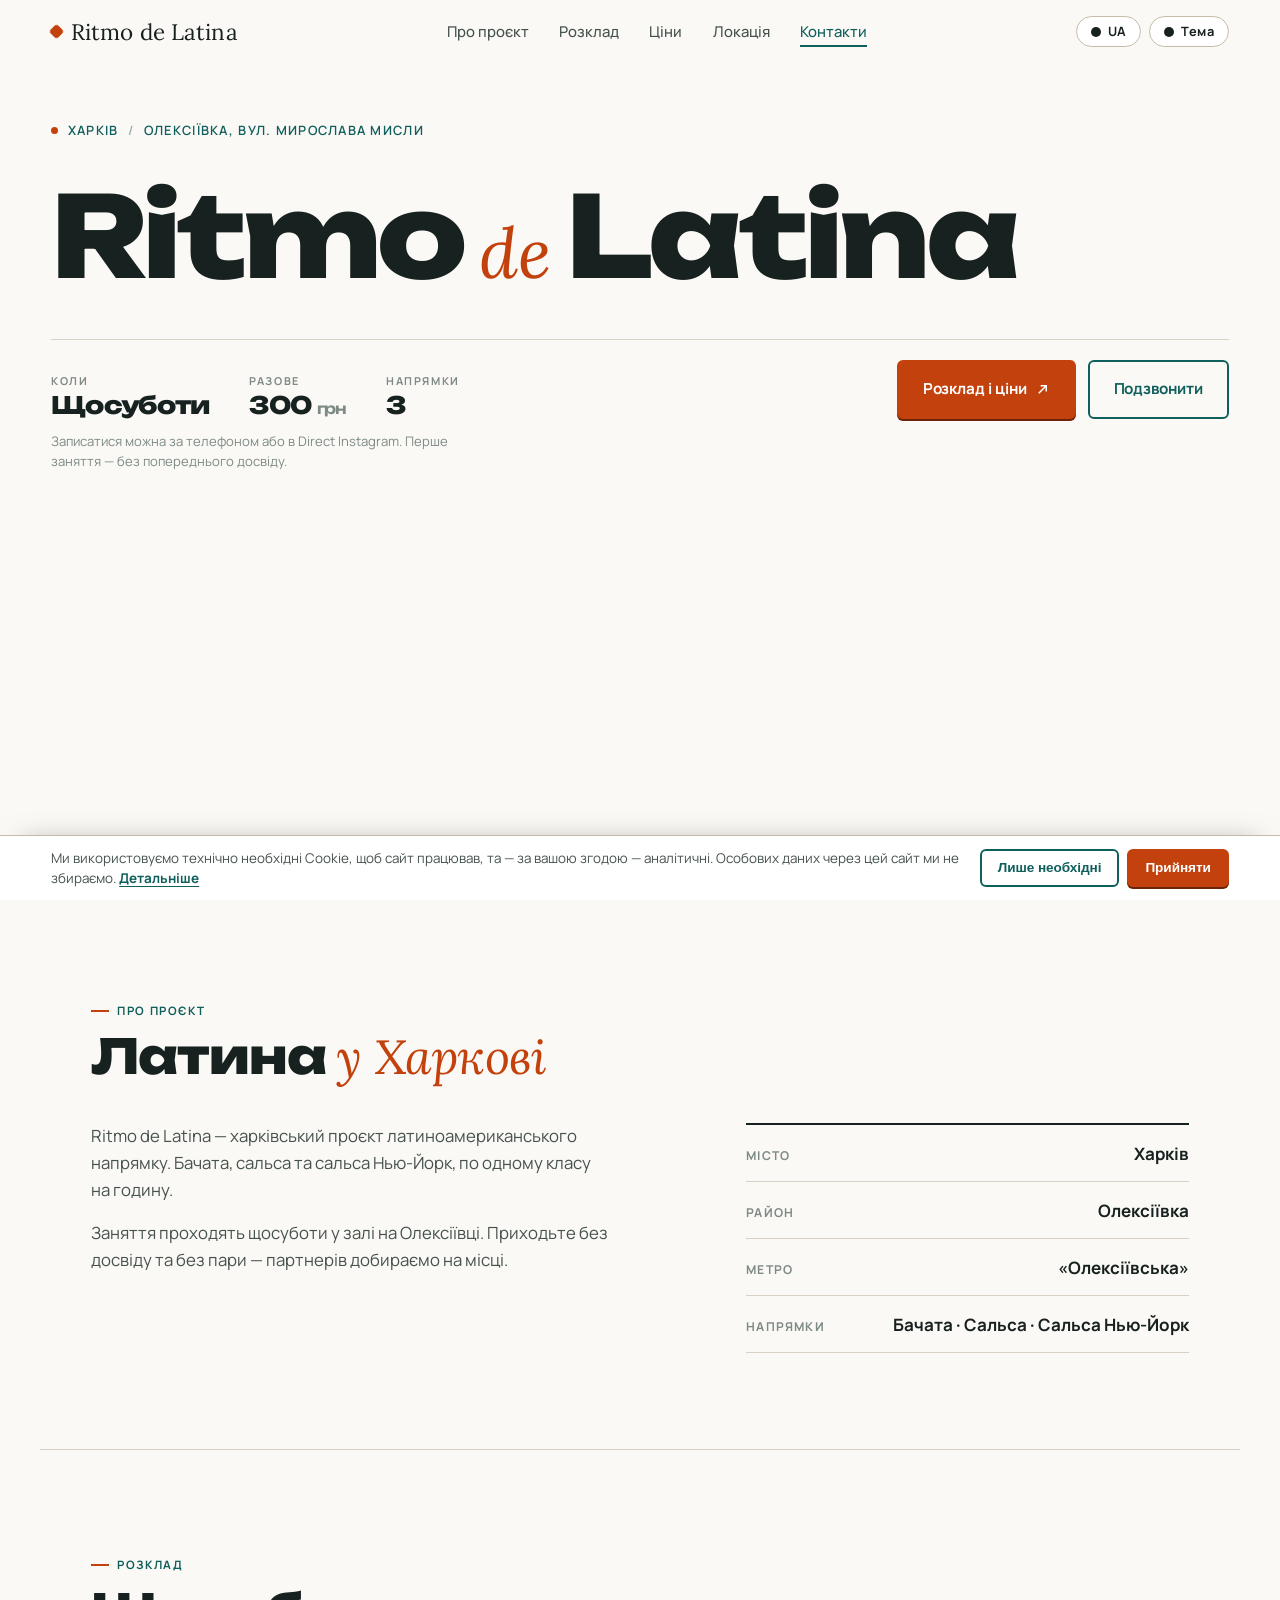
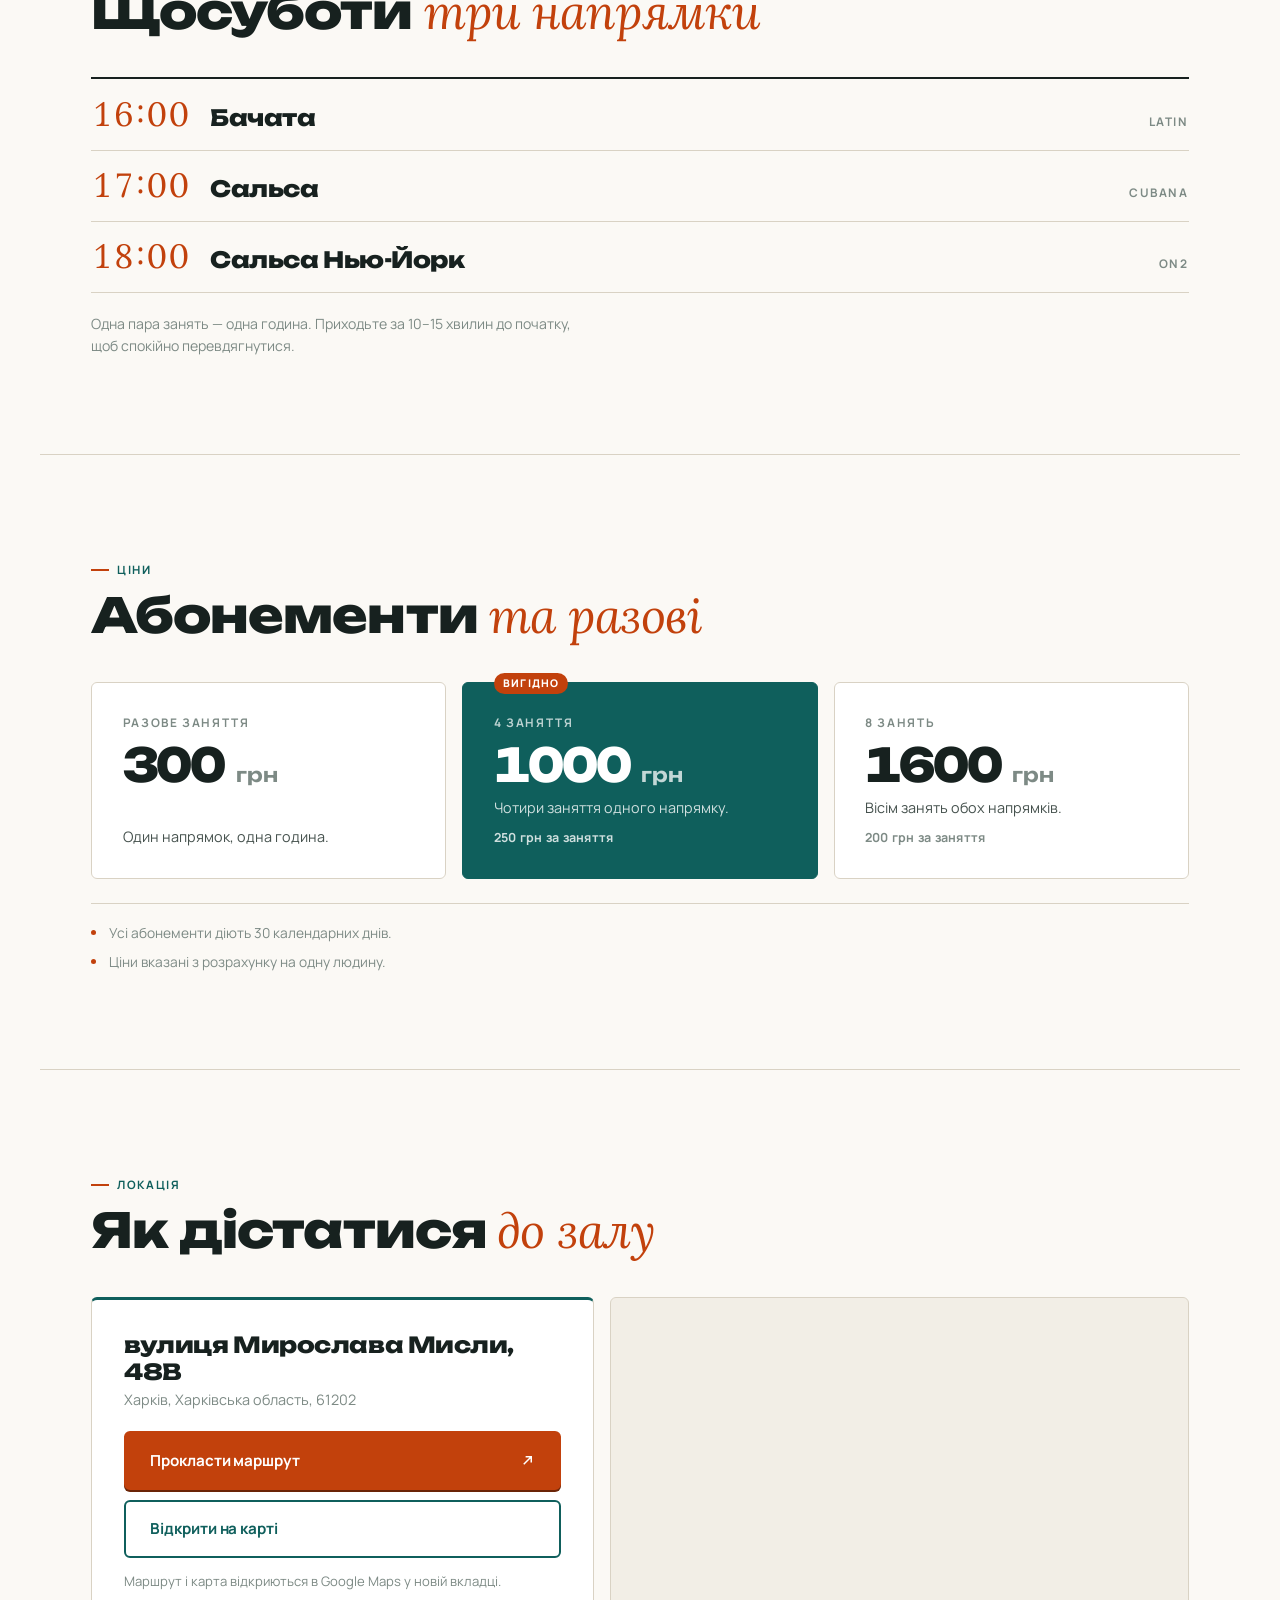
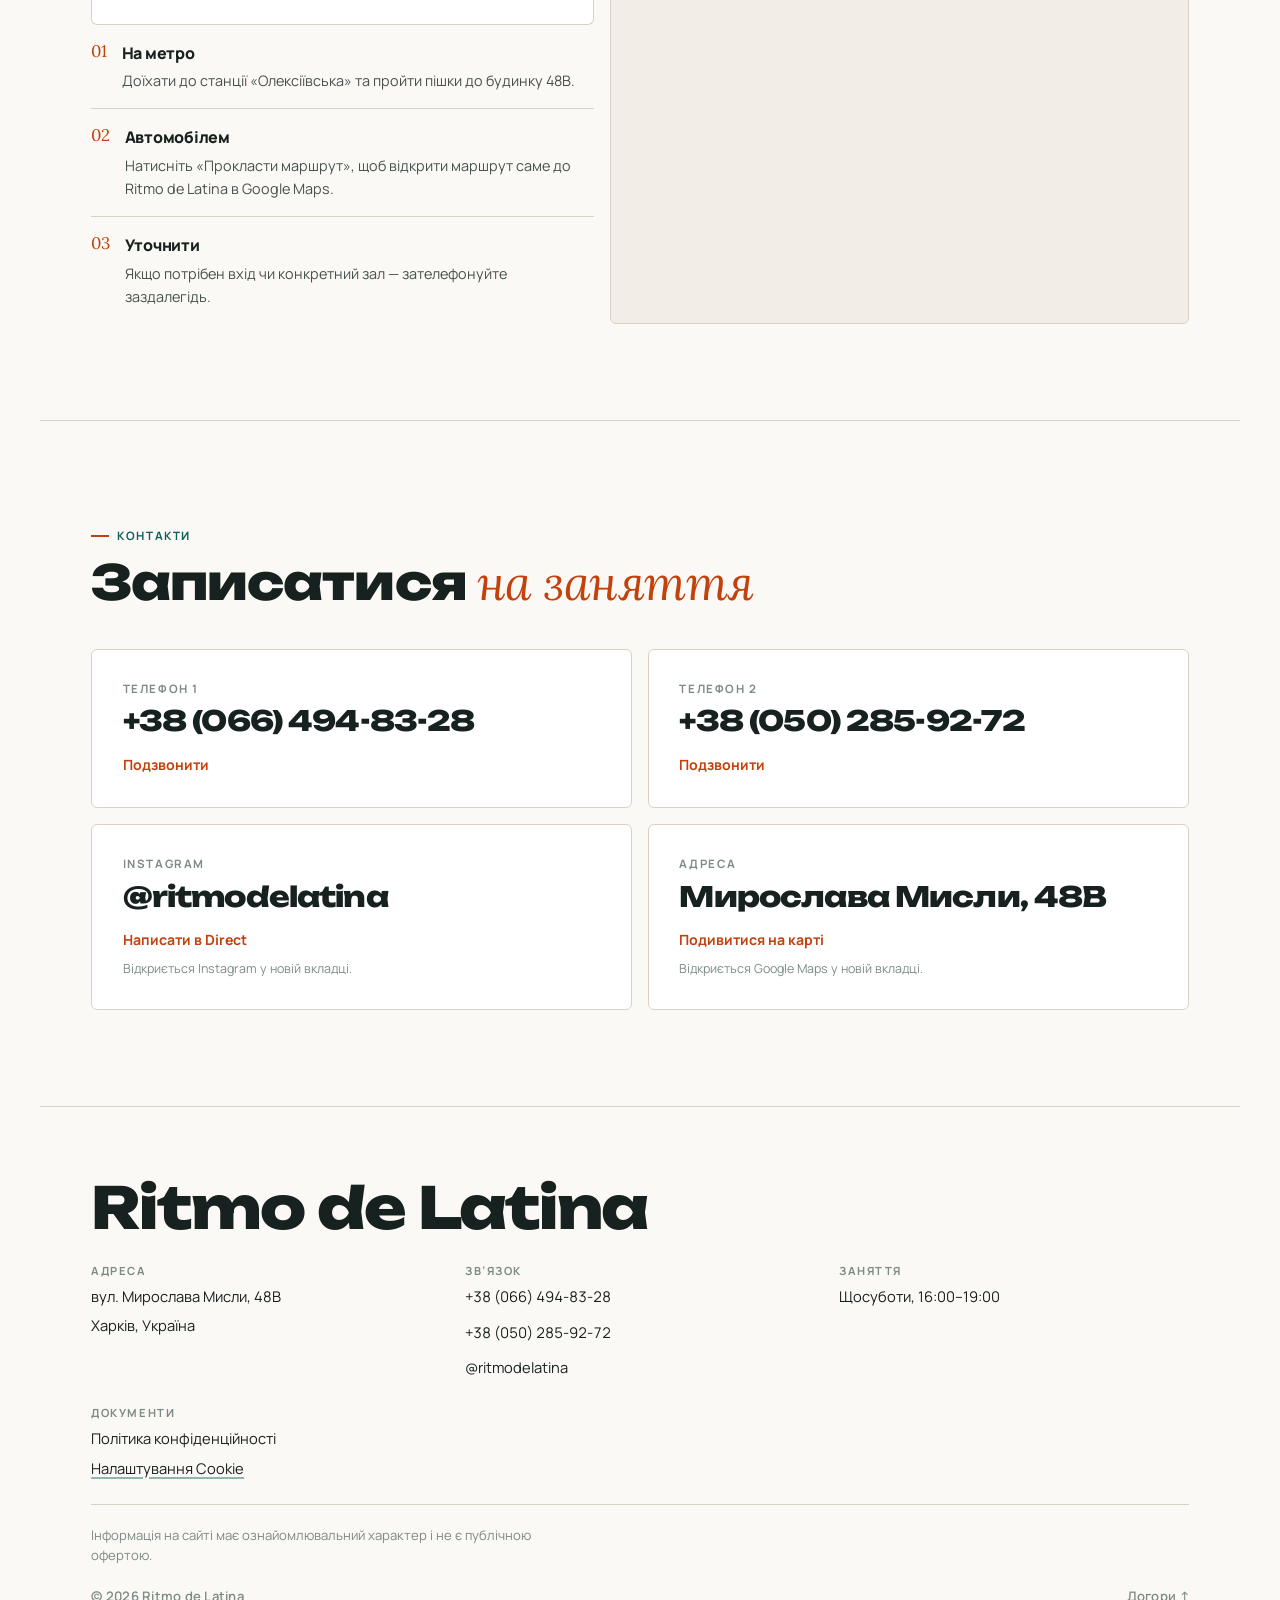
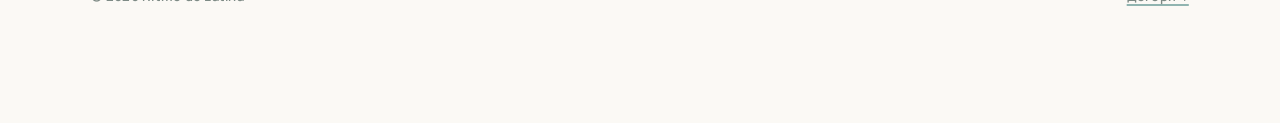
<file: index.html>
<!doctype html>
<html lang="uk">
<head>
<meta charset="utf-8">
<meta name="viewport" content="width=device-width, initial-scale=1, viewport-fit=cover">
<title>Ritmo de Latina — бачата, сальса у Харкові</title>
<meta name="description" content="Бачата, сальса та сальса Нью-Йорк у Харкові. Щосуботи 16:00–19:00, вул. Мирослава Мисли, 48В. Заняття від 300 грн.">
<meta name="robots" content="index, follow">
<link rel="canonical" href="https://ritmodelatina.example/">

<!-- Open Graph: карточка ссылки в Telegram / Instagram / Viber -->
<meta property="og:type" content="website">
<meta property="og:site_name" content="Ritmo de Latina">
<meta property="og:locale" content="uk_UA">
<meta property="og:locale:alternate" content="en_US">
<meta property="og:url" content="https://ritmodelatina.example/">
<meta property="og:title" content="Ritmo de Latina — бачата, сальса, сальса Нью-Йорк у Харкові">
<meta property="og:description" content="Щосуботи 16:00–19:00. Вул. Мирослава Мисли, 48В. Разове заняття 300 грн, 4 заняття — 1000 грн, 8 занять — 1600 грн.">
<meta property="og:image" content="https://ritmodelatina.example/og.jpg">
<meta property="og:image:secure_url" content="https://ritmodelatina.example/og.jpg">
<meta property="og:image:type" content="image/jpeg">
<meta property="og:image:width" content="1200">
<meta property="og:image:height" content="630">
<meta property="og:image:alt" content="Ritmo de Latina — танцювальний проєкт у Харкові">
<meta name="twitter:card" content="summary_large_image">
<meta name="twitter:title" content="Ritmo de Latina — Харків">
<meta name="twitter:description" content="Бачата, сальса та сальса Нью-Йорк. Щосуботи 16:00–19:00, вул. Мирослава Мисли, 48В.">
<meta name="twitter:image" content="https://ritmodelatina.example/og.jpg">

<link rel="icon" href="favicon.svg" type="image/svg+xml">
<link rel="apple-touch-icon" href="favicon.svg">
<meta name="theme-color" content="#fbf9f5">
<link rel="preconnect" href="https://fonts.googleapis.com">
<link rel="preconnect" href="https://fonts.gstatic.com" crossorigin>
<link href="https://fonts.googleapis.com/css2?family=Unbounded:wght@500;700;800&amp;family=Manrope:wght@400;500;700;800&amp;family=Lora:ital,wght@1,400;1,600&amp;display=swap" rel="stylesheet">
<link rel="stylesheet" href="styles.css?v=motion9">
<script type="application/ld+json">
{
  "@context": "https://schema.org",
  "@type": "DanceSchool",
  "name": "Ritmo de Latina",
  "description": "Школа латиноамериканських танців у Харкові: бачата, сальса, сальса Нью-Йорк.",
  "address": {
    "@type": "PostalAddress",
    "streetAddress": "вулиця Мирослава Мисли, 48В",
    "addressLocality": "Харків",
    "postalCode": "61202",
    "addressRegion": "Харківська область",
    "addressCountry": "UA"
  },
  "telephone": ["+380664948328", "+380502859272"],
  "openingHoursSpecification": [
    {
      "@type": "OpeningHoursSpecification",
      "dayOfWeek": "https://schema.org/Saturday",
      "opens": "16:00",
      "closes": "19:00"
    }
  ],
  "areaServed": "Харків",
  "hasOfferCatalog": {
    "@type": "OfferCatalog",
    "name": "Абонементи та разові заняття",
    "itemListElement": [
      {
        "@type": "Offer",
        "name": "Разове заняття",
        "description": "Разове заняття одного напрямку",
        "price": "300",
        "priceCurrency": "UAH",
        "availability": "https://schema.org/InStock"
      },
      {
        "@type": "Offer",
        "name": "4 заняття",
        "description": "4 заняття одного напрямку, дійсні 30 календарних днів",
        "price": "1000",
        "priceCurrency": "UAH",
        "availability": "https://schema.org/InStock"
      },
      {
        "@type": "Offer",
        "name": "8 занять",
        "description": "8 занять обох напрямків, дійсні 30 календарних днів",
        "price": "1600",
        "priceCurrency": "UAH",
        "availability": "https://schema.org/InStock"
      }
    ]
  }
}
</script>
</head>
<body>

<a class="skip" href="#main">До вмісту</a>

<header class="nav">
  <a class="nav__mark" href="#top">
    <span class="nav__glyph" aria-hidden="true"></span>
    <span class="nav__name">Ritmo de Latina</span>
  </a>
  <nav class="nav__links" aria-label="Розділи">
    <a href="#about" data-nav="about"><svg class="nav__icon" viewBox="0 0 24 24" fill="none" stroke="currentColor" stroke-width="1.7" stroke-linecap="round" stroke-linejoin="round" aria-hidden="true" focusable="false"><circle cx="12" cy="12" r="9"/><path d="M12 11v5m0-8h.01"/></svg><span data-i18n="nav_about">Про проєкт</span></a>
    <a href="#schedule" data-nav="schedule"><svg class="nav__icon" viewBox="0 0 24 24" fill="none" stroke="currentColor" stroke-width="1.7" stroke-linecap="round" stroke-linejoin="round" aria-hidden="true" focusable="false"><rect x="3" y="5" width="18" height="16" rx="3"/><path d="M7 3v4m10-4v4M3 10h18m-13 5h2m4 0h2"/></svg><span data-i18n="nav_schedule">Розклад</span></a>
    <a href="#prices" data-nav="prices"><svg class="nav__icon" viewBox="0 0 24 24" fill="none" stroke="currentColor" stroke-width="1.7" stroke-linecap="round" stroke-linejoin="round" aria-hidden="true" focusable="false"><path d="M3 4h9l9 9-8 8-10-10V4Z"/><circle cx="8" cy="9" r="1.2"/></svg><span data-i18n="nav_prices">Ціни</span></a>
    <a href="#visit" data-nav="visit"><svg class="nav__icon" viewBox="0 0 24 24" fill="none" stroke="currentColor" stroke-width="1.7" stroke-linecap="round" stroke-linejoin="round" aria-hidden="true" focusable="false"><path d="M20 10c0 5-8 11-8 11S4 15 4 10a8 8 0 1 1 16 0Z"/><circle cx="12" cy="10" r="2.5"/></svg><span data-i18n="nav_visit">Локація</span></a>
    <a href="#contacts" data-nav="contacts"><svg class="nav__icon" viewBox="0 0 24 24" fill="none" stroke="currentColor" stroke-width="1.7" stroke-linecap="round" stroke-linejoin="round" aria-hidden="true" focusable="false"><path d="M4 4h16a1 1 0 0 1 1 1v12a1 1 0 0 1-1 1H10l-5 3v-3H4a1 1 0 0 1-1-1V5a1 1 0 0 1 1-1Z"/><path d="M8 11h.01m4 0h.01m4 0h.01"/></svg><span data-i18n="nav_contacts">Контакти</span></a>
  </nav>
  <div class="nav__tools">
    <button class="chip" id="lang" type="button" aria-label="Перемкнути на англійську" title="Перемкнути мову / Switch language">
      <span class="chip__dot" aria-hidden="true"></span>
      <span id="lang-label">UA</span>
    </button>
    <button class="chip" id="theme" type="button" aria-label="Перемкнути тему" title="Увімкнути темну тему">
      <span class="chip__dot" aria-hidden="true"></span>
      <span class="chip__text" id="theme-label">Тема</span>
    </button>
  </div>
</header>

<main id="main">

  <section class="hero" id="top">
    <div class="hero__wrap">
      <p class="hero__meta" data-enter="1">
        <span class="dot" aria-hidden="true"></span>
        <span>Харків</span>
        <span class="hero__sep" aria-hidden="true">/</span>
        <span data-i18n="hero_tag">Олексіївка, вул. Мирослава Мисли</span>
      </p>

      <h1 class="hero__title" data-enter="2">
        <span class="hero__word" data-word="Ritmo">Ritmo</span>
        <span class="hero__word hero__word--serif" data-word="de" aria-hidden="true">de</span>
        <span class="hero__word" data-word="Latina">Latina</span>
      </h1>

      <div class="hero__foot">
        <div>
          <dl class="hero__stats" data-enter="3">
            <div>
              <dt data-i18n="stat_day">Коли</dt>
              <dd data-i18n="stat_day_v">Щосуботи</dd>
            </div>
            <div>
              <dt data-i18n="stat_price">Разове</dt>
              <dd>300 <span class="hero__cur" data-i18n="cur">грн</span></dd>
            </div>
            <div>
              <dt data-i18n="stat_style">Напрямки</dt>
              <dd>3</dd>
            </div>
          </dl>
        </div>
        <div class="hero__acts" data-enter="4">
          <a class="btn btn--ink" href="#schedule">
            <span data-i18n="cta_schedule">Розклад і ціни</span>
            <svg viewBox="0 0 16 16" aria-hidden="true"><path d="M4 12 L12 4 M6 4 h6 v6" fill="none" stroke="currentColor" stroke-width="1.6"/></svg>
          </a>
          <a class="btn btn--line" id="call-choose" href="#contacts">
            <span data-i18n="cta_call">Подзвонити</span>
          </a>
        </div>
      </div>
      <p class="hero__micro" data-enter="4" data-i18n="hero_micro">
        Записатися можна за телефоном або в Direct Instagram. Перше заняття — без попереднього досвіду.
      </p>
    </div>

    <div class="hero__rule" aria-hidden="true">
      <span data-i18n="hero_scroll">Гортай</span>
    </div>
  </section>

  <section class="section about" id="about">
    <div class="section__head">
      <p class="label" data-i18n="about_label">Про проєкт</p>
      <h2 class="h2">
        <span data-i18n="about_h2_a">Латина</span>
        <span class="serif" data-i18n="about_h2_b">у Харкові</span>
      </h2>
    </div>

    <div class="about__cols">
      <div class="about__lead">
        <p data-i18n="about_p1">
          Ritmo de Latina — харківський проєкт латиноамериканського напрямку. Бачата, сальса та сальса Нью-Йорк, по одному класу на годину.
        </p>
        <p data-i18n="about_p2">
          Заняття проходять щосуботи у залі на Олексіївці. Приходьте без досвіду та без пари — партнерів добираємо на місці.
        </p>
      </div>

      <ul class="about__facts">
        <li>
          <span class="about__k" data-i18n="f_city_k">Місто</span>
          <span class="about__v" data-i18n="f_city_v">Харків</span>
        </li>
        <li>
          <span class="about__k" data-i18n="f_district_k">Район</span>
          <span class="about__v" data-i18n="f_district_v">Олексіївка</span>
        </li>
        <li>
          <span class="about__k" data-i18n="f_metro_k">Метро</span>
          <span class="about__v" data-i18n="f_metro_v">«Олексіївська»</span>
        </li>
        <li>
          <span class="about__k" data-i18n="f_styles_k">Напрямки</span>
          <span class="about__v" data-i18n="f_styles_v">Бачата · Сальса · Сальса Нью-Йорк</span>
        </li>
      </ul>
    </div>
  </section>

  <section class="section schedule" id="schedule">
    <div class="section__head">
      <p class="label" data-i18n="schedule_label">Розклад</p>
      <h2 class="h2">
        <span data-i18n="schedule_h2_a">Щосуботи</span>
        <span class="serif" data-i18n="schedule_h2_b">три напрямки</span>
      </h2>
    </div>

    <ol class="schedule__list">
      <li class="slot">
        <span class="slot__time">16:00</span>
        <span class="slot__name" data-i18n="slot_bachata">Бачата</span>
        <span class="slot__note" data-i18n="slot_note_bachata">Latin</span>
      </li>
      <li class="slot">
        <span class="slot__time">17:00</span>
        <span class="slot__name" data-i18n="slot_salsa">Сальса</span>
        <span class="slot__note" data-i18n="slot_note_salsa">Cubana</span>
      </li>
      <li class="slot">
        <span class="slot__time">18:00</span>
        <span class="slot__name" data-i18n="slot_ny">Сальса Нью-Йорк</span>
        <span class="slot__note" data-i18n="slot_note_ny">On2</span>
      </li>
    </ol>

    <p class="schedule__foot" data-i18n="schedule_foot">
      Одна пара занять — одна година. Приходьте за 10–15 хвилин до початку, щоб спокійно перевдягнутися.
    </p>
  </section>

  <section class="section prices" id="prices">
    <div class="section__head">
      <p class="label" data-i18n="prices_label">Ціни</p>
      <h2 class="h2">
        <span data-i18n="prices_h2_a">Абонементи</span>
        <span class="serif" data-i18n="prices_h2_b">та разові</span>
      </h2>
    </div>

    <div class="prices__grid">
      <article class="price">
        <h3 class="price__name" data-i18n="price_one_name">Разове заняття</h3>
        <p class="price__amount">300 <span class="price__cur">грн</span></p>
        <p class="price__desc" data-i18n="price_one_desc">Один напрямок, одна година.</p>
      </article>

      <article class="price price--lead">
        <span class="price__badge" data-i18n="price_badge">Вигідно</span>
        <h3 class="price__name" data-i18n="price_four_name">4 заняття</h3>
        <p class="price__amount">1000 <span class="price__cur">грн</span></p>
        <p class="price__desc" data-i18n="price_four_desc">Чотири заняття одного напрямку.</p>
        <p class="price__unit" data-i18n="price_four_unit">250 грн за заняття</p>
      </article>

      <article class="price">
        <h3 class="price__name" data-i18n="price_eight_name">8 занять</h3>
        <p class="price__amount">1600 <span class="price__cur">грн</span></p>
        <p class="price__desc" data-i18n="price_eight_desc">Вісім занять обох напрямків.</p>
        <p class="price__unit" data-i18n="price_eight_unit">200 грн за заняття</p>
      </article>
    </div>

    <ul class="prices__notes">
      <li data-i18n="note_valid">Усі абонементи діють 30 календарних днів.</li>
      <li data-i18n="note_person">Ціни вказані з розрахунку на одну людину.</li>
    </ul>
  </section>

  <section class="section visit" id="visit">
    <div class="section__head">
      <p class="label" data-i18n="visit_label">Локація</p>
      <h2 class="h2">
        <span data-i18n="visit_h2_a">Як дістатися</span>
        <span class="serif" data-i18n="visit_h2_b">до залу</span>
      </h2>
    </div>

    <div class="visit__grid">
      <div class="visit__address">
        <a class="visit__big" href="https://www.google.com/maps/search/?api=1&amp;query=Ritmo%20de%20Latina%20%E2%80%93%20%D1%81%D0%B0%D0%BB%D1%8C%D1%81%D0%B0%20%D1%82%D0%B0%20%D0%B1%D0%B0%D1%87%D0%B0%D1%82%D0%B0%20%D0%A5%D0%B0%D1%80%D0%BA%D1%96%D0%B2%2C%20%D0%9C%D0%B8%D1%80%D0%BE%D1%81%D0%BB%D0%B0%D0%B2%D0%B0%20%D0%9C%D0%B8%D1%81%D0%BB%D0%B8%2048%D0%92&amp;query_place_id=ChIJlaFURs2nJ0ERFCIhbM5C9Gg" target="_blank" rel="noopener noreferrer nofollow" data-i18n="addr_full">вулиця Мирослава Мисли, 48В</a>
        <p class="visit__sub">Харків, Харківська область, 61202</p>
        <div class="visit__acts">
          <a class="btn btn--ink btn--wide" href="https://www.google.com/maps/dir/?api=1&amp;destination=Ritmo%20de%20Latina%20%E2%80%93%20%D1%81%D0%B0%D0%BB%D1%8C%D1%81%D0%B0%20%D1%82%D0%B0%20%D0%B1%D0%B0%D1%87%D0%B0%D1%82%D0%B0%20%D0%A5%D0%B0%D1%80%D0%BA%D1%96%D0%B2%2C%20%D0%9C%D0%B8%D1%80%D0%BE%D1%81%D0%BB%D0%B0%D0%B2%D0%B0%20%D0%9C%D0%B8%D1%81%D0%BB%D0%B8%2048%D0%92&amp;destination_place_id=ChIJlaFURs2nJ0ERFCIhbM5C9Gg" target="_blank" rel="noopener noreferrer nofollow">
            <span data-i18n="cta_route_full">Прокласти маршрут</span>
            <svg viewBox="0 0 16 16" aria-hidden="true"><path d="M4 12 L12 4 M6 4 h6 v6" fill="none" stroke="currentColor" stroke-width="1.6"/></svg>
          </a>
          <a class="btn btn--line btn--wide" href="https://www.google.com/maps/search/?api=1&amp;query=Ritmo%20de%20Latina%20%E2%80%93%20%D1%81%D0%B0%D0%BB%D1%8C%D1%81%D0%B0%20%D1%82%D0%B0%20%D0%B1%D0%B0%D1%87%D0%B0%D1%82%D0%B0%20%D0%A5%D0%B0%D1%80%D0%BA%D1%96%D0%B2%2C%20%D0%9C%D0%B8%D1%80%D0%BE%D1%81%D0%BB%D0%B0%D0%B2%D0%B0%20%D0%9C%D0%B8%D1%81%D0%BB%D0%B8%2048%D0%92&amp;query_place_id=ChIJlaFURs2nJ0ERFCIhbM5C9Gg" target="_blank" rel="noopener noreferrer nofollow">
            <span data-i18n="cta_map_open">Відкрити на карті</span>
          </a>
        </div>
        <p class="visit__micro" data-i18n="visit_micro">Маршрут і карта відкриються в Google Maps у новій вкладці.</p>
      </div>

      <div class="visit__map">
        <iframe
          title="Мапа: Ritmo de Latina, Харків"
          src="https://www.google.com/maps?q=Ritmo%20de%20Latina%20%E2%80%93%20%D1%81%D0%B0%D0%BB%D1%8C%D1%81%D0%B0%20%D1%82%D0%B0%20%D0%B1%D0%B0%D1%87%D0%B0%D1%82%D0%B0%20%D0%A5%D0%B0%D1%80%D0%BA%D1%96%D0%B2%2C%20%D0%9C%D0%B8%D1%80%D0%BE%D1%81%D0%BB%D0%B0%D0%B2%D0%B0%20%D0%9C%D0%B8%D1%81%D0%BB%D0%B8%2048%D0%92&amp;hl=uk&amp;z=18&amp;output=embed"
          width="100" height="100" loading="lazy" referrerpolicy="no-referrer-when-downgrade"
          sandbox="allow-scripts allow-same-origin allow-popups allow-presentation"
          allowfullscreen></iframe>
      </div>

      <ul class="visit__how">
        <li>
          <span class="visit__n" aria-hidden="true">01</span>
          <div>
            <h3 data-i18n="how_metro_h">На метро</h3>
            <p data-i18n="how_metro_p">Доїхати до станції «Олексіївська» та пройти пішки до будинку 48В.</p>
          </div>
        </li>
        <li>
          <span class="visit__n" aria-hidden="true">02</span>
          <div>
            <h3 data-i18n="how_car_h">Автомобілем</h3>
            <p data-i18n="how_car_p">Натисніть «Прокласти маршрут», щоб відкрити маршрут саме до Ritmo de Latina в Google Maps.</p>
          </div>
        </li>
        <li>
          <span class="visit__n" aria-hidden="true">03</span>
          <div>
            <h3 data-i18n="how_ask_h">Уточнити</h3>
            <p data-i18n="how_ask_p">Якщо потрібен вхід чи конкретний зал — зателефонуйте заздалегідь.</p>
          </div>
        </li>
      </ul>
    </div>
  </section>

  <section class="section contacts" id="contacts">
    <div class="section__head">
      <p class="label" data-i18n="contacts_label">Контакти</p>
      <h2 class="h2">
        <span data-i18n="contacts_h2_a">Записатися</span>
        <span class="serif" data-i18n="contacts_h2_b">на заняття</span>
      </h2>
    </div>

    <div class="contacts__grid">
      <a class="contact" href="tel:+380664948328" data-phone data-cc="380" data-n1="66" data-n2="494" data-n3="83" data-n4="28">
        <span class="contact__k" data-i18n="c_phone_k">Телефон 1</span>
        <span class="contact__v" data-phone-label>+38 (066) 494-83-28</span>
        <span class="contact__hint" data-i18n="c_call_h">Подзвонити</span>
      </a>
      <a class="contact" href="tel:+380502859272" data-phone data-cc="380" data-n1="50" data-n2="285" data-n3="92" data-n4="72">
        <span class="contact__k" data-i18n="c_phone_k2">Телефон 2</span>
        <span class="contact__v" data-phone-label>+38 (050) 285-92-72</span>
        <span class="contact__hint" data-i18n="c_call_h">Подзвонити</span>
      </a>
      <a class="contact" href="https://www.instagram.com/ritmodelatina/" target="_blank" rel="noopener noreferrer nofollow">
        <span class="contact__k" data-i18n="c_ig_k">Instagram</span>
        <span class="contact__v">@ritmodelatina</span>
        <span class="contact__hint" data-i18n="c_ig_h">Написати в Direct</span>
        <span class="contact__micro" data-i18n="c_ig_micro">Відкриється Instagram у новій вкладці.</span>
      </a>
      <a class="contact" href="https://www.google.com/maps/search/?api=1&amp;query=Ritmo%20de%20Latina%20%E2%80%93%20%D1%81%D0%B0%D0%BB%D1%8C%D1%81%D0%B0%20%D1%82%D0%B0%20%D0%B1%D0%B0%D1%87%D0%B0%D1%82%D0%B0%20%D0%A5%D0%B0%D1%80%D0%BA%D1%96%D0%B2%2C%20%D0%9C%D0%B8%D1%80%D0%BE%D1%81%D0%BB%D0%B0%D0%B2%D0%B0%20%D0%9C%D0%B8%D1%81%D0%BB%D0%B8%2048%D0%92&amp;query_place_id=ChIJlaFURs2nJ0ERFCIhbM5C9Gg" target="_blank" rel="noopener noreferrer nofollow">
        <span class="contact__k" data-i18n="c_geo_k">Адреса</span>
        <span class="contact__v" data-i18n="c_geo_v">Мирослава Мисли, 48В</span>
        <span class="contact__hint" data-i18n="c_geo_h">Подивитися на карті</span>
        <span class="contact__micro" data-i18n="c_geo_micro">Відкриється Google Maps у новій вкладці.</span>
      </a>
    </div>

    <noscript>
      <p class="noscript-phones">Телефони: +38 (066) 494-83-28 · +38 (050) 285-92-72</p>
    </noscript>
  </section>

</main>

<footer class="closing">
  <p class="closing__word">Ritmo de Latina</p>

  <div class="closing__meta">
    <div class="closing__col">
      <span class="closing__label" data-i18n="f_addr_label">Адреса</span>
      <a href="https://www.google.com/maps/search/?api=1&amp;query=Ritmo%20de%20Latina%20%E2%80%93%20%D1%81%D0%B0%D0%BB%D1%8C%D1%81%D0%B0%20%D1%82%D0%B0%20%D0%B1%D0%B0%D1%87%D0%B0%D1%82%D0%B0%20%D0%A5%D0%B0%D1%80%D0%BA%D1%96%D0%B2%2C%20%D0%9C%D0%B8%D1%80%D0%BE%D1%81%D0%BB%D0%B0%D0%B2%D0%B0%20%D0%9C%D0%B8%D1%81%D0%BB%D0%B8%2048%D0%92&amp;query_place_id=ChIJlaFURs2nJ0ERFCIhbM5C9Gg" target="_blank" rel="noopener noreferrer nofollow">вул. Мирослава Мисли, 48В</a>
      <span data-i18n="f_city">Харків, Україна</span>
    </div>
    <div class="closing__col">
      <span class="closing__label" data-i18n="f_contact_label">Зв’язок</span>
      <a href="tel:+380664948328" data-phone data-cc="380" data-n1="66" data-n2="494" data-n3="83" data-n4="28" data-phone-label>+38 (066) 494-83-28</a>
      <a href="tel:+380502859272" data-phone data-cc="380" data-n1="50" data-n2="285" data-n3="92" data-n4="72" data-phone-label>+38 (050) 285-92-72</a>
      <a href="https://www.instagram.com/ritmodelatina/" target="_blank" rel="noopener noreferrer nofollow">@ritmodelatina</a>
    </div>
    <div class="closing__col">
      <span class="closing__label" data-i18n="f_schedule_label">Заняття</span>
      <span data-i18n="f_schedule_v">Щосуботи, 16:00–19:00</span>
    </div>
    <div class="closing__col">
      <span class="closing__label" data-i18n="f_legal_label">Документи</span>
      <a href="privacy.html" data-i18n="f_privacy">Політика конфіденційності</a>
      <button class="linkbtn" id="cookie-settings" type="button" data-i18n="f_cookie">Налаштування Cookie</button>
    </div>
  </div>

  <p class="closing__disclaimer" data-i18n="disclaimer">
    Інформація на сайті має ознайомлювальний характер і не є публічною офертою.
  </p>

  <div class="closing__row">
    <span>© <span id="year">2026</span> Ritmo de Latina</span>
    <a class="ul" href="#top" data-i18n="f_top">Догори ↑</a>
  </div>
</footer>

<!-- Cookie consent -->
<div class="cookie" id="cookie" role="dialog" aria-live="polite" aria-labelledby="cookie-title" hidden>
  <div class="cookie__inner">
    <p class="cookie__text" id="cookie-title">
      <span data-i18n="cookie_text">Ми використовуємо технічно необхідні Cookie, щоб сайт працював, та — за вашою згодою — аналітичні. Особових даних через цей сайт ми не збираємо.</span>
      <a href="privacy.html" data-i18n="cookie_more">Детальніше</a>
    </p>
    <div class="cookie__acts">
      <button class="btn btn--line btn--sm" id="cookie-decline" type="button" data-i18n="cookie_decline">Лише необхідні</button>
      <button class="btn btn--ink btn--sm" id="cookie-accept" type="button" data-i18n="cookie_accept">Прийняти</button>
    </div>
  </div>
</div>

<dialog class="call-dialog" id="call-dialog" aria-labelledby="call-title">
  <h2 id="call-title" class="call-dialog__title" data-i18n="call_choose">Оберіть номер телефону</h2>
  <div class="call-dialog__options">
    <a class="call-dialog__number" href="tel:+380664948328" data-phone data-cc="380" data-n1="66" data-n2="494" data-n3="83" data-n4="28"><small data-i18n="c_phone_k">Телефон 1</small><span data-phone-label>+38 (066) 494-83-28</span></a>
    <a class="call-dialog__number" href="tel:+380502859272" data-phone data-cc="380" data-n1="50" data-n2="285" data-n3="92" data-n4="72"><small data-i18n="c_phone_k2">Телефон 2</small><span data-phone-label>+38 (050) 285-92-72</span></a>
  </div>
  <button class="btn btn--line call-dialog__close" type="button" data-call-close data-i18n="call_cancel">Скасувати</button>
</dialog>

<script src="script.js?v=nav10"></script>
</body>
</html>
</file>
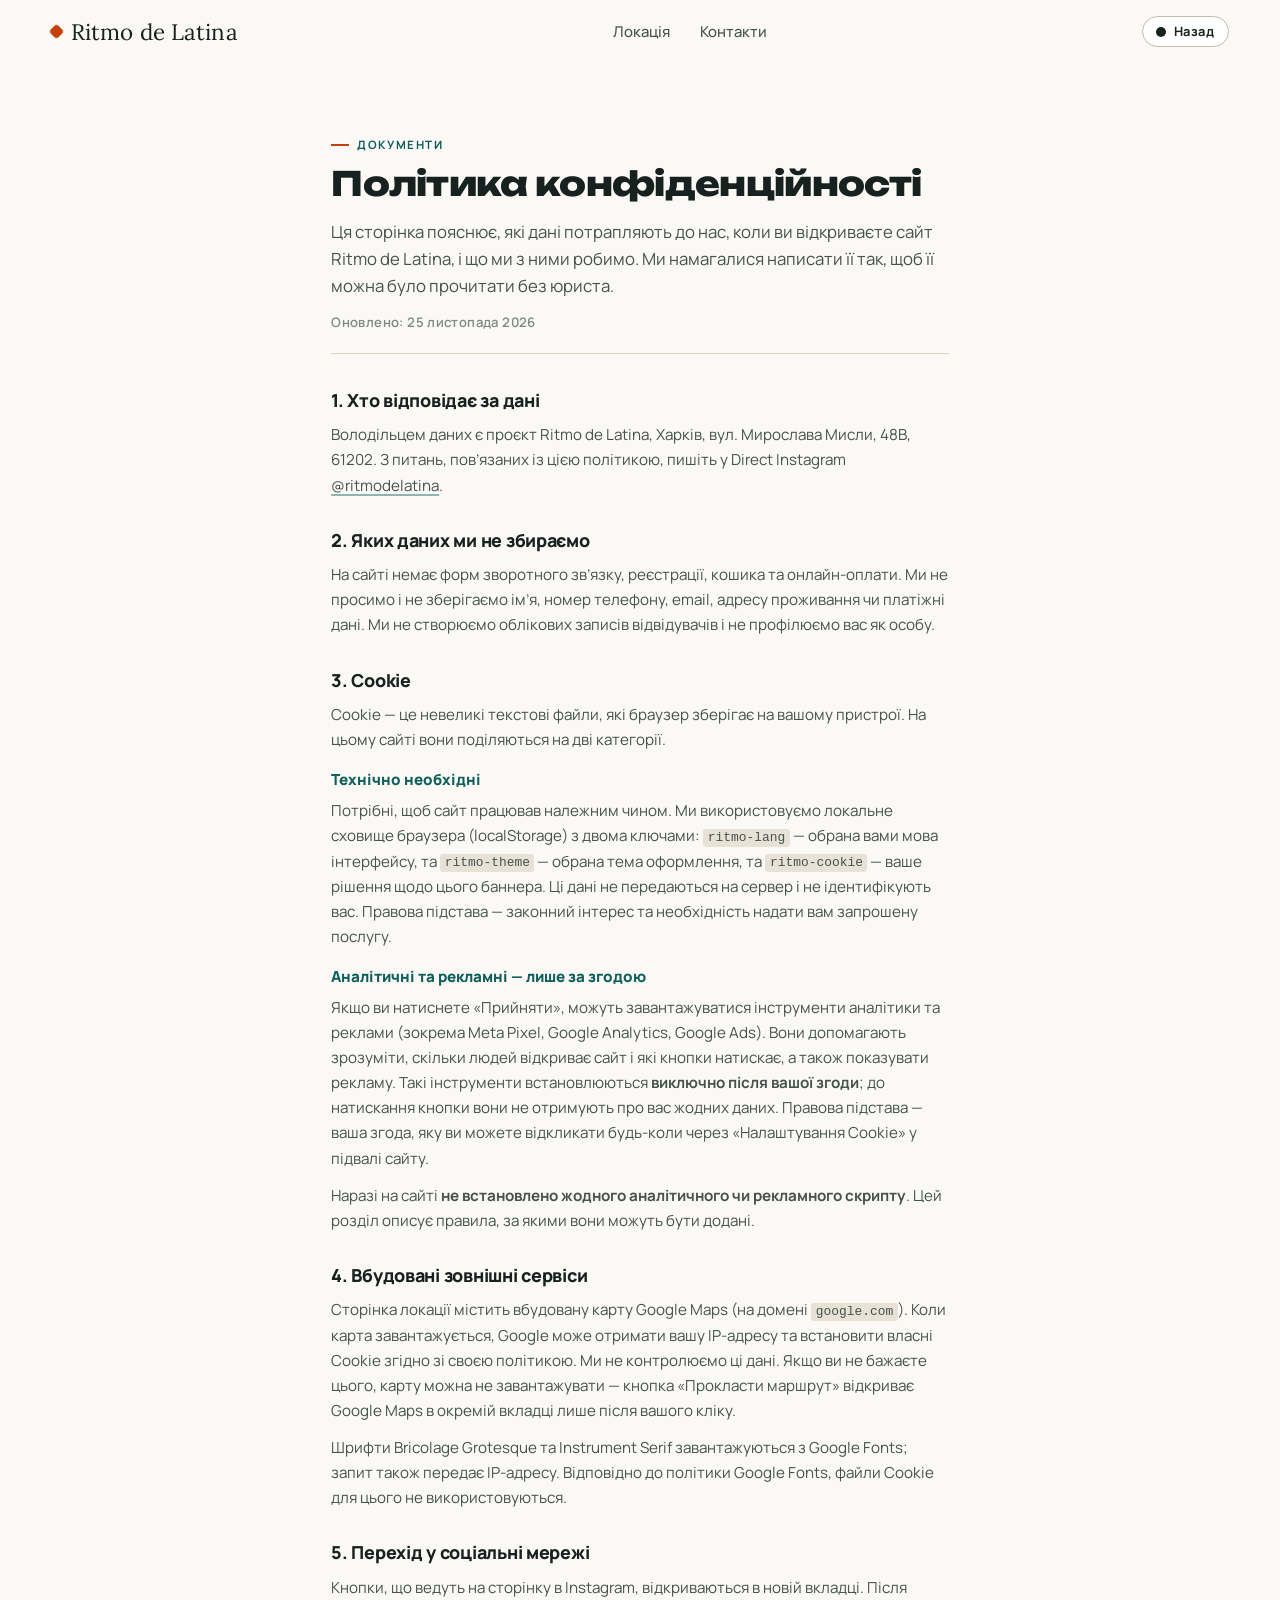
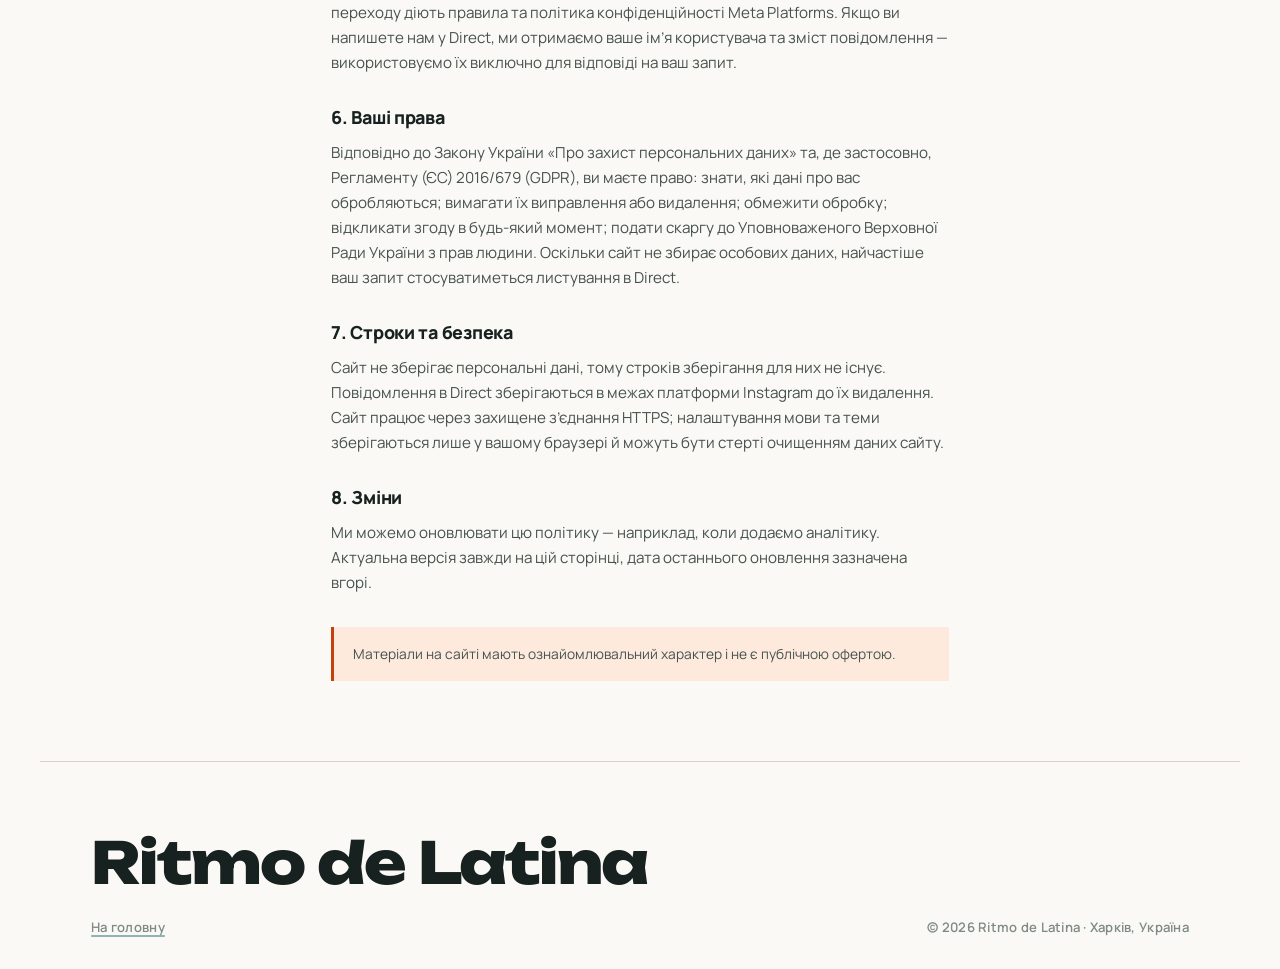
<file: privacy.html>
<!doctype html>
<html lang="uk">
<head>
<meta charset="utf-8">
<meta name="viewport" content="width=device-width, initial-scale=1, viewport-fit=cover">
<title>Політика конфіденційності — Ritmo de Latina</title>
<meta name="description" content="Як Ritmo de Latina поводиться з даними відвідувачів: сайт не збирає особових даних, Cookie використовуються для роботи сайту та аналітики за згодою.">
<meta name="robots" content="index, follow">
<link rel="canonical" href="https://ritmodelatina.example/privacy.html">
<meta property="og:type" content="website">
<meta property="og:title" content="Політика конфіденційності — Ritmo de Latina">
<meta property="og:description" content="Сайт не збирає особових даних. Cookie — для роботи сайту та аналітики за згодою.">
<link rel="icon" href="favicon.svg" type="image/svg+xml">
<meta name="theme-color" content="#fbf9f5">
<link rel="preconnect" href="https://fonts.googleapis.com">
<link rel="preconnect" href="https://fonts.gstatic.com" crossorigin>
<link href="https://fonts.googleapis.com/css2?family=Unbounded:wght@500;700;800&amp;family=Manrope:wght@400;500;700;800&amp;family=Lora:ital,wght@1,400;1,600&amp;display=swap" rel="stylesheet">
<link rel="stylesheet" href="styles.css">
</head>
<body class="doc">

<header class="nav">
  <a class="nav__mark" href="index.html">
    <span class="nav__glyph" aria-hidden="true"></span>
    <span class="nav__name">Ritmo de Latina</span>
  </a>
  <nav class="nav__links" aria-label="Навігація">
    <a href="index.html#visit">Локація</a>
    <a href="index.html#contacts">Контакти</a>
  </nav>
  <div class="nav__tools">
    <a class="chip" href="index.html">
      <span class="chip__dot" aria-hidden="true"></span>
      <span>Назад</span>
    </a>
  </div>
</header>

<main class="doc__main">
  <p class="label">Документи</p>
  <h1 class="doc__h1">Політика конфіденційності</h1>
  <p class="doc__lead">
    Ця сторінка пояснює, які дані потрапляють до нас, коли ви відкриваєте сайт Ritmo de Latina, і що ми з ними робимо. Ми намагалися написати її так, щоб її можна було прочитати без юриста.
  </p>
  <p class="doc__meta">Оновлено: 25 листопада 2026</p>

  <section class="doc__sec">
    <h2>1. Хто відповідає за дані</h2>
    <p>
      Володільцем даних є проєкт Ritmo de Latina, Харків, вул. Мирослава Мисли, 48В, 61202.
      З питань, пов’язаних із цією політикою, пишіть у Direct Instagram
      <a class="ul" href="https://www.instagram.com/ritmodelatina/" target="_blank" rel="noopener noreferrer nofollow">@ritmodelatina</a>.
    </p>
  </section>

  <section class="doc__sec">
    <h2>2. Яких даних ми не збираємо</h2>
    <p>
      На сайті немає форм зворотного зв’язку, реєстрації, кошика та онлайн-оплати. Ми не просимо і не зберігаємо ім’я, номер телефону, email, адресу проживання чи платіжні дані. Ми не створюємо облікових записів відвідувачів і не профілюємо вас як особу.
    </p>
  </section>

  <section class="doc__sec">
    <h2>3. Cookie</h2>
    <p>
      Cookie — це невеликі текстові файли, які браузер зберігає на вашому пристрої. На цьому сайті вони поділяються на дві категорії.
    </p>

    <h3>Технічно необхідні</h3>
    <p>
      Потрібні, щоб сайт працював належним чином. Ми використовуємо локальне сховище браузера (localStorage) з двома ключами: <span class="mono">ritmo-lang</span> — обрана вами мова інтерфейсу, та <span class="mono">ritmo-theme</span> — обрана тема оформлення, та <span class="mono">ritmo-cookie</span> — ваше рішення щодо цього баннера. Ці дані не передаються на сервер і не ідентифікують вас. Правова підстава — законний інтерес та необхідність надати вам запрошену послугу.
    </p>

    <h3>Аналітичні та рекламні — лише за згодою</h3>
    <p>
      Якщо ви натиснете «Прийняти», можуть завантажуватися інструменти аналітики та реклами (зокрема Meta Pixel, Google Analytics, Google Ads). Вони допомагають зрозуміти, скільки людей відкриває сайт і які кнопки натискає, а також показувати рекламу. Такі інструменти встановлюються <strong>виключно після вашої згоди</strong>; до натискання кнопки вони не отримують про вас жодних даних. Правова підстава — ваша згода, яку ви можете відкликати будь-коли через «Налаштування Cookie» у підвалі сайту.
    </p>
    <p>
      Наразі на сайті <strong>не встановлено жодного аналітичного чи рекламного скрипту</strong>. Цей розділ описує правила, за якими вони можуть бути додані.
    </p>
  </section>

  <section class="doc__sec">
    <h2>4. Вбудовані зовнішні сервіси</h2>
    <p>
      Сторінка локації містить вбудовану карту Google Maps (на домені <span class="mono">google.com</span>). Коли карта завантажується, Google може отримати вашу IP-адресу та встановити власні Cookie згідно зі своєю політикою. Ми не контролюємо ці дані. Якщо ви не бажаєте цього, карту можна не завантажувати — кнопка «Прокласти маршрут» відкриває Google Maps в окремій вкладці лише після вашого кліку.
    </p>
    <p>
      Шрифти Bricolage Grotesque та Instrument Serif завантажуються з Google Fonts; запит також передає IP-адресу. Відповідно до політики Google Fonts, файли Cookie для цього не використовуються.
    </p>
  </section>

  <section class="doc__sec">
    <h2>5. Перехід у соціальні мережі</h2>
    <p>
      Кнопки, що ведуть на сторінку в Instagram, відкриваються в новій вкладці. Після переходу діють правила та політика конфіденційності Meta Platforms. Якщо ви напишете нам у Direct, ми отримаємо ваше ім’я користувача та зміст повідомлення — використовуємо їх виключно для відповіді на ваш запит.
    </p>
  </section>

  <section class="doc__sec">
    <h2>6. Ваші права</h2>
    <p>
      Відповідно до Закону України «Про захист персональних даних» та, де застосовно, Регламенту (ЄС) 2016/679 (GDPR), ви маєте право: знати, які дані про вас обробляються; вимагати їх виправлення або видалення; обмежити обробку; відкликати згоду в будь-який момент; подати скаргу до Уповноваженого Верховної Ради України з прав людини. Оскільки сайт не збирає особових даних, найчастіше ваш запит стосуватиметься листування в Direct.
    </p>
  </section>

  <section class="doc__sec">
    <h2>7. Строки та безпека</h2>
    <p>
      Сайт не зберігає персональні дані, тому строків зберігання для них не існує. Повідомлення в Direct зберігаються в межах платформи Instagram до їх видалення. Сайт працює через захищене з’єднання HTTPS; налаштування мови та теми зберігаються лише у вашому браузері й можуть бути стерті очищенням даних сайту.
    </p>
  </section>

  <section class="doc__sec">
    <h2>8. Зміни</h2>
    <p>
      Ми можемо оновлювати цю політику — наприклад, коли додаємо аналітику. Актуальна версія завжди на цій сторінці, дата останнього оновлення зазначена вгорі.
    </p>
  </section>

  <p class="doc__disclaimer">
    Матеріали на сайті мають ознайомлювальний характер і не є публічною офертою.
  </p>
</main>

<footer class="closing">
  <p class="closing__word">Ritmo de Latina</p>
  <div class="closing__row">
    <a class="ul" href="index.html">На головну</a>
    <span>© <span id="year">2026</span> Ritmo de Latina · Харків, Україна</span>
  </div>
</footer>

<script src="script.js"></script>
</body>
</html>
</file>
<file: styles.css>
/* Ritmo de Latina — tokens → components
   Palette: deep teal ground-free accents on warm bone; coral-amber CTA.
   Distinct from the coffee-shop browns used elsewhere. */

:root {
  --bg: #fbf9f5;
  --bg-2: #f2eee6;
  --bg-3: #e8e2d6;
  --ink: #17211f;
  --ink-2: #46524e;
  --ink-3: #7d8a85;
  --line: #d9d2c4;
  --line-2: #c4bba9;

  --brand: #0f5f5c;
  --brand-2: #147a75;
  --accent: #c2410c;
  --accent-2: #e2601f;
  --accent-soft: #fdeadd;

  --card: #ffffff;

  /* Усі три родини мають кириличний набір — шрифт не змінюється при перемиканні мови. */
  --f-display: "Unbounded", ui-sans-serif, system-ui, sans-serif;
  --f-body: "Manrope", ui-sans-serif, system-ui, sans-serif;
  --f-serif: "Lora", Georgia, "Times New Roman", serif;

  --pad: clamp(1.25rem, 4vw, 4rem);
  --maxw: 1200px;
  --r: 6px;
  --ease: cubic-bezier(.2,.7,.3,1);
}

[data-theme="dark"] {
  --bg: #101614;
  --bg-2: #18201d;
  --bg-3: #232c28;
  --ink: #f3f1ea;
  --ink-2: #b9c2bd;
  --ink-3: #7f8a85;
  --line: #2c3633;
  --line-2: #3b4642;

  --brand: #4fb8ae;
  --brand-2: #6fd0c5;
  --accent: #ff8a4c;
  --accent-2: #ffa06b;
  --accent-soft: #2a1a12;

  --card: #16201c;
}

* { box-sizing: border-box; }
html {
  scroll-behavior: smooth;
  scroll-padding-top: 88px;
}

@media (prefers-reduced-motion: reduce) {
  html { scroll-behavior: auto; }
}

/* запас під липку шапку: якорі не ховаються за навігацією */
section[id],
#top {
  scroll-margin-top: 88px;
}

body {
  margin: 0;
  background: var(--bg);
  color: var(--ink);
  font-family: var(--f-body);
  font-size: clamp(1rem, 0.95rem + 0.2vw, 1.0625rem);
  line-height: 1.6;
  -webkit-font-smoothing: antialiased;
  overflow-x: hidden;
}

a { color: inherit; text-decoration: none; }

.skip { position: absolute; left: -9999px; }
.skip:focus {
  left: 1rem; top: 1rem; z-index: 100;
  background: var(--ink); color: var(--bg);
  padding: .6rem 1rem; border-radius: var(--r);
}

:focus-visible {
  outline: 2px solid var(--brand);
  outline-offset: 3px;
  border-radius: 3px;
}

/* ---------- nav ---------- */

.nav {
  position: sticky; top: 0; z-index: 40;
  display: flex; align-items: center; justify-content: space-between;
  gap: 1rem;
  padding: .85rem var(--pad);
  background: color-mix(in srgb, var(--bg) 92%, transparent);
  backdrop-filter: blur(12px);
  border-bottom: 1px solid transparent;
  transition: border-color .3s var(--ease), background .3s var(--ease);
}
.nav.is-stuck { border-bottom-color: var(--line); }

.nav__mark { display: flex; align-items: center; gap: .55rem; min-width: 0; flex-shrink: 1; }
.nav__glyph {
  width: 11px; height: 11px; flex-shrink: 0;
  border-radius: 3px;
  background: var(--accent);
  transform: rotate(45deg);
}
.nav__name {
  font-family: var(--f-serif);
  font-size: clamp(1.15rem, 4.5vw, 1.4rem);
  letter-spacing: .005em;
  white-space: nowrap;
  overflow: hidden;
  text-overflow: ellipsis;
}

.nav__links { display: none; gap: 1.9rem; font-size: .93rem; }
.nav__links a {
  position: relative;
  padding: .25rem 0;
  color: var(--ink-2);
  font-weight: 500;
  transition: color .25s var(--ease);
}
.nav__links a::after {
  content: "";
  position: absolute; left: 0; bottom: 0;
  width: 100%; height: 2px;
  background: var(--brand);
  transform: scaleX(0);
  transform-origin: right;
  transition: transform .3s var(--ease);
}
.nav__links a:hover { color: var(--brand); }
.nav__links a:hover::after { transform: scaleX(1); transform-origin: left; }

.nav__tools { display: flex; gap: .5rem; flex-shrink: 0; }

/* explicit, labelled controls */
.chip {
  font: inherit;
  font-size: .8rem;
  font-weight: 700;
  letter-spacing: .04em;
  color: var(--ink);
  background: var(--card);
  border: 1.5px solid var(--line-2);
  border-radius: 999px;
  padding: .5rem .85rem;
  cursor: pointer;
  display: inline-flex;
  align-items: center;
  gap: .45rem;
  line-height: 1;
  transition: background .2s var(--ease), border-color .2s var(--ease), transform .12s var(--ease), color .2s var(--ease);
}
.chip:hover {
  border-color: var(--brand);
  color: var(--brand);
  background: var(--bg-2);
}
.chip:active { transform: scale(.96); }
a.chip { text-decoration: none; }

.chip__dot {
  width: 10px; height: 10px;
  border-radius: 50%;
  background: var(--ink);
  transition: background .25s var(--ease);
}
[data-theme="dark"] .chip__dot {
  background: transparent;
  box-shadow: inset -3px -2px 0 0 var(--ink);
}

.chip__text { display: none; }

/* ---------- hero ---------- */

.hero {
  min-height: calc(100vh - 69px);
  display: flex;
  flex-direction: column;
  justify-content: center;
  padding: clamp(1.75rem, 5vw, 3.5rem) var(--pad) clamp(1.25rem, 2.5vw, 2rem);
}

.hero__wrap { width: 100%; max-width: var(--maxw); margin: 0 auto; }

.hero__meta {
  display: flex; align-items: center; flex-wrap: wrap;
  gap: .6rem;
  font-size: .8rem;
  font-weight: 600;
  letter-spacing: .1em;
  text-transform: uppercase;
  color: var(--brand);
  margin: 0 0 clamp(1.25rem, 4vw, 2.5rem);
}
.hero__meta .dot {
  width: 7px; height: 7px;
  border-radius: 50%;
  background: var(--accent);
}
.hero__sep { opacity: .45; }

.hero__title {
  margin: 0;
  font-family: var(--f-display);
  font-weight: 800;
  font-size: clamp(1.85rem, 8.8vw, 8rem);
  line-height: .98;
  letter-spacing: -.035em;
  display: flex; flex-wrap: wrap; align-items: baseline;
  gap: 0 .14em;
  max-width: 100%;
}
.hero__word--serif {
  font-family: var(--f-serif);
  font-weight: 400;
  font-style: italic;
  font-size: .62em;
  letter-spacing: -.01em;
  color: var(--accent);
  transform: translateY(-.08em);
}

.hero__foot {
  display: grid;
  gap: 1.75rem;
  margin-top: clamp(1.75rem, 5vw, 3rem);
  padding-top: 1.25rem;
  border-top: 1px solid var(--line);
}

.hero__lead {
  max-width: 46ch; margin: 0;
  color: var(--ink-2);
  font-size: clamp(1rem, .95rem + .3vw, 1.15rem);
}

.hero__acts { display: flex; flex-wrap: wrap; gap: .7rem; align-items: center; }

/* ---------- buttons ---------- */

.btn {
  display: inline-flex;
  align-items: center;
  gap: .55rem;
  padding: .95rem 1.5rem;
  border-radius: var(--r);
  font-size: .95rem;
  font-weight: 700;
  letter-spacing: -.005em;
  border: 2px solid transparent;
  cursor: pointer;
  transition: transform .15s var(--ease), background .2s var(--ease), color .2s var(--ease), border-color .2s var(--ease), box-shadow .2s var(--ease);
}
.btn svg { width: 15px; height: 15px; flex-shrink: 0; transition: transform .25s var(--ease); }
.btn:hover svg { transform: translate(2px, -2px); }
.btn:active { transform: translateY(1px) scale(.99); }

.btn--ink {
  background: var(--accent);
  color: #fff;
  border-color: var(--accent);
  box-shadow: 0 2px 0 color-mix(in srgb, var(--accent) 55%, #000);
}
.btn--ink:hover {
  background: var(--accent-2);
  border-color: var(--accent-2);
  box-shadow: 0 4px 0 color-mix(in srgb, var(--accent) 50%, #000);
  transform: translateY(-2px);
}

.btn--line {
  border-color: var(--brand);
  color: var(--brand);
  background: transparent;
}
.btn--line:hover {
  background: var(--brand);
  color: var(--bg);
  transform: translateY(-2px);
}

.btn--wide { width: 100%; justify-content: space-between; }

.hero__rule {
  display: flex; justify-content: flex-end;
  width: 100%; max-width: var(--maxw);
  margin: auto auto 0;
  padding-top: clamp(1.5rem, 5vh, 3rem);
  font-size: .7rem; font-weight: 600;
  letter-spacing: .18em; text-transform: uppercase;
  color: var(--ink-3);
}

/* ---------- sections ---------- */

.section {
  max-width: var(--maxw);
  margin: 0 auto;
  padding: clamp(3rem, 8vw, 6rem) var(--pad);
  border-top: 1px solid var(--line);
}

.section__head { margin-bottom: clamp(1.5rem, 4vw, 2.5rem); }

.label {
  margin: 0 0 .7rem;
  display: inline-flex; align-items: center; gap: .5rem;
  font-size: .72rem; font-weight: 700;
  letter-spacing: .14em; text-transform: uppercase;
  color: var(--brand);
}
.label::before {
  content: "";
  width: 18px; height: 2px;
  background: var(--accent);
}

.h2 {
  margin: 0;
  font-family: var(--f-display);
  font-weight: 800;
  font-size: clamp(1.45rem, 4.4vw, 3rem);
  line-height: 1.06;
  letter-spacing: -.02em;
}
.serif {
  font-family: var(--f-serif);
  font-weight: 400;
  font-style: italic;
  letter-spacing: -.01em;
  color: var(--accent);
}

/* ---------- about ---------- */

.about__cols { display: grid; gap: clamp(1.75rem, 5vw, 3.5rem); }
.about__lead p { margin: 0 0 1rem; max-width: 52ch; color: var(--ink-2); }
.about__lead p:last-child { margin-bottom: 0; }

.about__facts {
  list-style: none; margin: 0; padding: 0;
  border-top: 2px solid var(--ink);
}
.about__facts li {
  display: flex;
  justify-content: space-between;
  align-items: baseline;
  gap: .75rem 1rem;
  padding: .9rem 0;
  border-bottom: 1px solid var(--line);
  flex-wrap: wrap;
}
.about__k {
  font-size: .76rem; font-weight: 700;
  letter-spacing: .1em; text-transform: uppercase;
  color: var(--ink-3);
  white-space: nowrap;
}
.about__v { text-align: right; font-weight: 700; }
.about__v--soft { font-weight: 400; color: var(--ink-3); font-size: .9rem; }

@media (max-width: 479px) {
  .hero__stats { gap: 1rem 1.4rem; }
  .hero__stats dd { font-size: 1.02rem; }
  .hero__stats dt { font-size: .62rem; letter-spacing: .1em; }
  .about__facts li { flex-direction: column; align-items: flex-start; gap: .15rem; }
  .about__v { text-align: left; }
}

.ul {
  text-decoration: underline;
  text-decoration-thickness: 1.5px;
  text-underline-offset: 3px;
  text-decoration-color: color-mix(in srgb, var(--brand) 45%, transparent);
  transition: color .2s var(--ease), text-decoration-color .2s var(--ease);
}
.ul:hover { color: var(--brand); text-decoration-color: var(--brand); }

/* ---------- news (unused, kept minimal) ---------- */

.news__grid { display: grid; gap: 1rem; }

.post {
  position: relative;
  display: flex; flex-direction: column; gap: .55rem;
  padding: clamp(1.4rem, 3vw, 2rem);
  background: var(--card);
  border: 1px solid var(--line);
  border-radius: var(--r);
  cursor: pointer;
  transition: transform .25s var(--ease), border-color .25s var(--ease), box-shadow .25s var(--ease);
}
.post::after {
  content: "";
  position: absolute; inset: 0;
  border-radius: var(--r);
  pointer-events: none;
  transition: box-shadow .25s var(--ease);
}
.post:hover {
  transform: translateY(-2px);
  border-color: var(--brand);
  box-shadow: 0 14px 30px -22px color-mix(in srgb, var(--brand) 60%, transparent);
}

.post--lead {
  background: var(--brand);
  color: #fff;
  border-color: var(--brand);
}
.post--lead .post__tag { color: var(--accent-soft); }
.post--lead .post__body { color: color-mix(in srgb, #fff 82%, transparent); }
.post--lead:hover {
  border-color: var(--accent);
  box-shadow: 0 16px 34px -20px color-mix(in srgb, var(--accent) 70%, transparent);
}

.post__tag {
  font-size: .7rem; font-weight: 700;
  letter-spacing: .14em; text-transform: uppercase;
  color: var(--accent);
}

.post__title {
  font-family: var(--f-display);
  font-weight: 800;
  font-size: clamp(1.35rem, 3.2vw, 2rem);
  line-height: 1.02;
  letter-spacing: -.03em;
}

.post__body { color: var(--ink-2); font-size: .93rem; max-width: 40ch; }

.post__go {
  display: inline-flex; align-items: center; gap: .4rem;
  margin-top: auto; padding-top: .9rem;
  font-size: .85rem; font-weight: 700;
}
.post__go svg { width: 14px; height: 14px; transition: transform .25s var(--ease); }
.post:hover .post__go svg { transform: translate(3px, -3px); }

/* ---------- visit ---------- */

.visit__grid { display: grid; gap: 1rem; }

.visit__address {
  display: flex; flex-direction: column;
  padding: clamp(1.4rem, 3vw, 2rem);
  background: var(--card);
  border: 1px solid var(--line);
  border-radius: var(--r);
  border-top: 3px solid var(--brand);
}

.visit__big {
  margin: 0 0 .2rem;
  font-family: var(--f-display);
  font-weight: 800;
  font-size: clamp(1.02rem, 2.3vw, 1.38rem);
  line-height: 1.2;
  letter-spacing: -.02em;
}
.visit__sub {
  margin: 0 0 1.25rem;
  color: var(--ink-3);
  font-size: .9rem;
}

.visit__acts { display: grid; gap: .6rem; margin-top: auto; }

.visit__map {
  border: 1px solid var(--line);
  border-radius: var(--r);
  overflow: hidden;
  background: var(--bg-2);
  min-height: 300px;
  position: relative;
}
.visit__map iframe {
  position: absolute;
  inset: 0;
  width: 100%;
  height: 100%;
  border: 0;
  filter: saturate(.92);
}
[data-theme="dark"] .visit__map iframe {
  filter: invert(.9) hue-rotate(180deg) saturate(.7) contrast(.9);
}

.visit__how {
  list-style: none; margin: 0; padding: 0;
  display: grid; gap: 0;
  align-content: start;
}
.visit__how li {
  display: flex; gap: .9rem;
  padding: 1rem 0;
  border-bottom: 1px solid var(--line);
}
.visit__how li:first-child { padding-top: 0; }
.visit__how li:last-child { border-bottom: 0; }

.visit__n {
  font-family: var(--f-serif);
  font-size: 1.05rem;
  color: var(--accent);
  flex-shrink: 0;
  line-height: 1.3;
}
.visit__how h3 {
  margin: 0 0 .2rem;
  font-size: 1rem; font-weight: 800;
  letter-spacing: -.015em;
}
.visit__how p {
  margin: 0;
  color: var(--ink-2);
  font-size: .9rem;
}
.mono {
  font-family: ui-monospace, "SF Mono", Consolas, monospace;
  font-size: .85em;
  background: var(--bg-3);
  padding: .1em .35em;
  border-radius: 3px;
}

/* nav: активний розділ */
.nav__links a.is-active { color: var(--brand); }
.nav__links a.is-active::after { transform: scaleX(1); transform-origin: left; }

/* ---------- hero stats ---------- */

.hero__stats {
  display: flex;
  flex-wrap: wrap;
  gap: 1.5rem 2.5rem;
  margin: 1.5rem 0 0;
  padding-top: 1.25rem;
  border-top: 1px solid var(--line);
}
.hero__stats > div { display: flex; flex-direction: column; gap: .15rem; }
.hero__stats dt {
  font-size: .68rem;
  font-weight: 700;
  letter-spacing: .14em;
  text-transform: uppercase;
  color: var(--ink-3);
}
.hero__stats dd {
  margin: 0;
  font-family: var(--f-display);
  font-weight: 800;
  font-size: clamp(1.15rem, 2.4vw, 1.5rem);
  letter-spacing: -.03em;
  line-height: 1.1;
}
.hero__cur {
  font-size: .62em;
  font-weight: 600;
  color: var(--ink-3);
}

/* ---------- schedule ---------- */

.schedule__list {
  list-style: none;
  margin: 0;
  padding: 0;
  border-top: 2px solid var(--ink);
}

.slot {
  display: grid;
  grid-template-columns: auto 1fr auto;
  align-items: baseline;
  gap: .5rem 1.25rem;
  padding: 1.1rem 0;
  border-bottom: 1px solid var(--line);
  transition: background .2s var(--ease), padding-left .2s var(--ease);
}
.slot:hover {
  background: var(--bg-2);
  padding-left: .75rem;
}

.slot__time {
  font-family: var(--f-serif);
  font-size: clamp(1.5rem, 4vw, 2.1rem);
  line-height: 1;
  color: var(--accent);
  font-variant-numeric: tabular-nums;
}

.slot__name {
  font-family: var(--f-display);
  font-weight: 800;
  font-size: clamp(1rem, 2.6vw, 1.4rem);
  letter-spacing: -.02em;
  line-height: 1.2;
}

.slot__note {
  font-size: .74rem;
  font-weight: 700;
  letter-spacing: .14em;
  text-transform: uppercase;
  color: var(--ink-3);
  white-space: nowrap;
}

.schedule__foot {
  margin: 1.25rem 0 0;
  font-size: .88rem;
  color: var(--ink-3);
  max-width: 56ch;
}

/* ---------- prices ---------- */

.prices__grid {
  display: grid;
  gap: 1rem;
}

.price {
  position: relative;
  display: flex;
  flex-direction: column;
  padding: clamp(1.4rem, 3vw, 1.9rem);
  background: var(--card);
  border: 1px solid var(--line);
  border-radius: var(--r);
  transition: transform .25s var(--ease), border-color .25s var(--ease);
}
.price:hover { transform: translateY(-2px); border-color: var(--brand); }

.price__badge {
  position: absolute;
  top: -.65rem;
  left: clamp(1.4rem, 3vw, 1.9rem);
  padding: .2rem .6rem;
  border-radius: 999px;
  background: var(--accent);
  color: #fff;
  font-size: .66rem;
  font-weight: 800;
  letter-spacing: .1em;
  text-transform: uppercase;
  line-height: 1.4;
}

.price__unit {
  margin: .55rem 0 0;
  font-size: .78rem;
  font-weight: 700;
  letter-spacing: .02em;
  color: var(--ink-3);
}
.price--lead .price__unit { color: color-mix(in srgb, #fff 80%, transparent); }

.price--lead {
  background: var(--brand);
  border-color: var(--brand);
  color: #fff;
}
.price--lead .price__desc { color: color-mix(in srgb, #fff 80%, transparent); }
.price--lead .price__cur { color: color-mix(in srgb, #fff 75%, transparent); }
.price--lead:hover { border-color: var(--accent); }

.price__name {
  margin: 0 0 .6rem;
  font-size: .74rem;
  font-weight: 700;
  letter-spacing: .14em;
  text-transform: uppercase;
  color: var(--ink-3);
}
.price--lead .price__name { color: color-mix(in srgb, #fff 72%, transparent); }

.price__amount {
  margin: 0 0 .6rem;
  font-family: var(--f-display);
  font-weight: 800;
  font-size: clamp(2rem, 5.5vw, 2.9rem);
  line-height: 1;
  letter-spacing: -.045em;
  font-variant-numeric: tabular-nums;
}

.price__cur {
  font-size: .42em;
  font-weight: 600;
  letter-spacing: -.01em;
  color: var(--ink-3);
  margin-left: .15em;
}

.price__desc {
  margin: auto 0 0;
  font-size: .9rem;
  color: var(--ink-2);
  line-height: 1.45;
}

.prices__notes {
  list-style: none;
  margin: 1.5rem 0 0;
  padding: 1.1rem 0 0;
  border-top: 1px solid var(--line);
  display: grid;
  gap: .45rem;
}
.prices__notes li {
  position: relative;
  padding-left: 1.1rem;
  font-size: .86rem;
  color: var(--ink-3);
}
.prices__notes li::before {
  content: "";
  position: absolute;
  left: 0; top: .62em;
  width: 5px; height: 5px;
  border-radius: 50%;
  background: var(--accent);
}

.contacts__grid {
  display: grid;
  gap: 1rem;
}

.contact {
  display: flex; flex-direction: column;
  padding: clamp(1.4rem, 3vw, 1.9rem);
  background: var(--card);
  border: 1px solid var(--line);
  border-radius: var(--r);
  transition: transform .25s var(--ease), border-color .25s var(--ease), background .25s var(--ease);
}
.contact:hover {
  transform: translateY(-2px);
  border-color: var(--accent);
  background: var(--accent-soft);
}

.contact__k {
  font-size: .72rem; font-weight: 700;
  letter-spacing: .14em; text-transform: uppercase;
  color: var(--ink-3);
  margin-bottom: .5rem;
}
.contact__v {
  font-family: var(--f-display);
  font-weight: 800;
  font-size: clamp(1.3rem, 3vw, 1.75rem);
  letter-spacing: -.03em;
  line-height: 1.1;
  margin-bottom: .3rem;
}
.contact__hint {
  font-size: .88rem;
  color: var(--accent);
  font-weight: 700;
  margin-top: auto;
  padding-top: .75rem;
}
.contact:hover .contact__hint { text-decoration: underline; text-underline-offset: 3px; }

/* ---------- closing / footer ---------- */

.closing {
  max-width: var(--maxw);
  margin: 0 auto;
  padding: clamp(2.5rem, 7vw, 4.5rem) var(--pad) clamp(1.5rem, 3vw, 2rem);
  border-top: 1px solid var(--line);
}

.closing__word {
  margin: 0 0 1.5rem;
  font-family: var(--f-display);
  font-weight: 800;
  font-size: clamp(1.5rem, 6vw, 3.6rem);
  line-height: 1.02;
  letter-spacing: -.03em;
}

.closing__meta {
  display: grid;
  gap: 1.5rem;
  padding-bottom: 1.5rem;
  border-bottom: 1px solid var(--line);
}
.closing__col { display: flex; flex-direction: column; gap: .35rem; font-size: .92rem; }
.closing__col a { width: fit-content; }
.closing__col a:hover { color: var(--brand); }
.closing__label {
  font-size: .7rem; font-weight: 700;
  letter-spacing: .14em; text-transform: uppercase;
  color: var(--ink-3);
}

.linkbtn {
  font: inherit;
  font-size: .92rem;
  color: inherit;
  background: none;
  border: 0;
  padding: 0;
  text-align: left;
  cursor: pointer;
  width: fit-content;
  text-decoration: underline;
  text-decoration-thickness: 1.5px;
  text-underline-offset: 3px;
  text-decoration-color: color-mix(in srgb, var(--brand) 45%, transparent);
}
.linkbtn:hover { color: var(--brand); text-decoration-color: var(--brand); }

.closing__disclaimer {
  margin: 1.25rem 0;
  font-size: .82rem;
  line-height: 1.55;
  color: var(--ink-3);
  max-width: 60ch;
}

.closing__row {
  display: flex; justify-content: space-between; flex-wrap: wrap;
  gap: .75rem;
  font-size: .82rem; font-weight: 600;
  color: var(--ink-3);
  letter-spacing: .02em;
}

.noscript-phones {
  margin: 1rem 0 0;
  padding: .85rem 1rem;
  background: var(--bg-3);
  border-radius: var(--r);
  font-size: .9rem;
  font-weight: 700;
}

/* ---------- cookie banner ---------- */

.cookie {
  position: fixed;
  left: 0; right: 0; bottom: 0;
  z-index: 60;
  padding: .75rem var(--pad) calc(.75rem + env(safe-area-inset-bottom, 0px));
  background: color-mix(in srgb, var(--card) 96%, transparent);
  backdrop-filter: blur(14px);
  border-top: 1px solid var(--line-2);
  box-shadow: 0 -12px 30px -24px rgba(0,0,0,.5);
  animation: cookieIn .4s var(--ease);
}
.cookie[hidden] { display: none; }

@keyframes cookieIn {
  from { transform: translateY(100%); }
  to { transform: none; }
}

.cookie__inner {
  max-width: var(--maxw);
  margin: 0 auto;
  display: flex;
  flex-wrap: wrap;
  align-items: center;
  gap: .75rem 1.25rem;
}

.cookie__text {
  margin: 0;
  flex: 1 1 320px;
  font-size: .84rem;
  line-height: 1.5;
  color: var(--ink-2);
}
.cookie__text a {
  color: var(--brand);
  font-weight: 700;
  text-decoration: underline;
  text-underline-offset: 3px;
}

.cookie__acts { display: flex; gap: .5rem; flex: 0 0 auto; }

.btn--sm { padding: .6rem 1rem; font-size: .85rem; }

body.has-cookie { padding-bottom: 130px; }

@media (min-width: 640px) {
  body.has-cookie { padding-bottom: 84px; }
  .closing__meta { grid-template-columns: repeat(3, 1fr); }
}

/* ---------- microcopy under CTAs ---------- */

.hero__micro,
.visit__micro,
.contact__micro {
  margin: .85rem 0 0;
  font-size: .82rem;
  line-height: 1.5;
  color: var(--ink-3);
  max-width: 52ch;
}
.contact__micro { margin-top: .5rem; font-size: .78rem; }

/* ---------- legal document page ---------- */

.doc { font-size: 1rem; }

.doc__main {
  max-width: 720px;
  margin: 0 auto;
  padding: clamp(2rem, 6vw, 4rem) var(--pad) clamp(3rem, 7vw, 5rem);
}

.doc__h1 {
  margin: 0 0 1rem;
  font-family: var(--f-display);
  font-weight: 800;
  font-size: clamp(1.35rem, 3.8vw, 2.1rem);
  line-height: 1.12;
  letter-spacing: -.02em;
}

.doc__lead { margin: 0 0 .75rem; font-size: 1.05rem; color: var(--ink-2); }

.doc__meta {
  margin: 0 0 2rem;
  padding-bottom: 1.25rem;
  border-bottom: 1px solid var(--line);
  font-size: .82rem;
  font-weight: 600;
  color: var(--ink-3);
  letter-spacing: .03em;
}

.doc__sec { margin-bottom: 1.75rem; }
.doc__sec h2 {
  margin: 0 0 .5rem;
  font-size: 1.12rem;
  font-weight: 800;
  letter-spacing: -.015em;
}
.doc__sec h3 {
  margin: 1rem 0 .35rem;
  font-size: .95rem;
  font-weight: 800;
  color: var(--brand);
}
.doc__sec p {
  margin: 0 0 .75rem;
  color: var(--ink-2);
  font-size: .95rem;
  line-height: 1.65;
}
.doc__sec p:last-child { margin-bottom: 0; }

.doc__disclaimer {
  margin: 2rem 0 0;
  padding: 1rem 1.15rem;
  border-left: 3px solid var(--accent);
  background: var(--accent-soft);
  font-size: .86rem;
  color: var(--ink-2);
}

/* ---------- entrance ---------- */

@media (prefers-reduced-motion: no-preference) {
  [data-enter] {
    opacity: 0;
    transform: translateY(12px);
    animation: rise .8s var(--ease) forwards;
  }
  [data-enter="1"] { animation-delay: .05s; }
  [data-enter="2"] { animation-delay: .14s; }
  [data-enter="3"] { animation-delay: .26s; }
  [data-enter="4"] { animation-delay: .36s; }

  .hero__word {
    display: inline-block;
    opacity: 0;
    transform: translateY(.45em);
    animation: rise .85s var(--ease) forwards;
  }
  .hero__word[data-word="Ritmo"] { animation-delay: .08s; }
  .hero__word[data-word="de"] { animation-delay: .2s; }
  .hero__word[data-word="Latina"] { animation-delay: .32s; }
}

@keyframes rise { to { opacity: 1; transform: none; } }

/* ---------- responsive ---------- */

@media (max-width: 639px) {
  .hero__title {
    font-size: clamp(1.9rem, 12.5vw, 3.4rem);
    line-height: 1.02;
    letter-spacing: -.02em;
    gap: 0 .1em;
  }
  .hero__word--serif { font-size: .5em; }
  .hero__lead { font-size: 1rem; }
  .hero__acts { flex-direction: column; align-items: stretch; }
  .hero__acts .btn { justify-content: space-between; }
}

@media (min-width: 640px) {
  .hero__foot {
    grid-template-columns: 1fr auto;
    align-items: end;
    gap: 2rem;
  }
  .contacts__grid { grid-template-columns: repeat(2, 1fr); }
  .prices__grid { grid-template-columns: repeat(3, 1fr); }
  .price--lead { transform: none; }
  .chip__text { display: inline; }
}

@media (min-width: 900px) {
  .nav__links { display: flex; }
  .about__cols { grid-template-columns: 1.15fr .85fr; }
  .about__lead p { font-size: 1.05rem; }
  .visit__grid {
    grid-template-columns: 1fr 1.15fr;
    grid-template-rows: auto 1fr;
    align-items: stretch;
  }
  .visit__address { grid-column: 1; grid-row: 1; }
  .visit__map { grid-column: 2; grid-row: 1 / span 2; min-height: 420px; }
  .visit__how { grid-column: 1; grid-row: 2; }
}

@media (prefers-reduced-motion: reduce) {
  *, *::before, *::after {
    animation-duration: .01ms !important;
    animation-iteration-count: 1 !important;
    transition-duration: .01ms !important;
  }
}


/* Mobile navigation icons are hidden on desktop. */
.nav__icon { display: none; }

/* Mobile-first layout; desktop rules above remain unchanged. */
@media (max-width: 899px), (hover: none) and (pointer: coarse) and (max-width: 1100px) {
  :root { --pad: clamp(16px, 4.5vw, 30px); --mobile-tab: 68px; --mobile-safe: env(safe-area-inset-bottom, 0px); }
  html { scroll-padding-top: 76px; -webkit-text-size-adjust: 100%; }
  section[id], #top { scroll-margin-top: 0; }
  body { overflow-x: clip; padding-bottom: calc(var(--mobile-tab) + var(--mobile-safe)); font-size: 16px; }
  body.has-cookie { padding-bottom: calc(var(--mobile-tab) + var(--mobile-safe) + 220px); }
  .nav {
    display: flex; gap: 8px; min-height: 64px;
    padding: 8px var(--pad);
    background: var(--bg); border-bottom: 1px solid var(--line);
    backdrop-filter: none; -webkit-backdrop-filter: none;
  }
  .nav__mark { min-width: 0; }
  .nav__name { font-size: clamp(1rem, 4.8vw, 1.35rem); }
  .nav__tools { gap: 6px; }
  .nav__tools .chip { min-height: 44px; padding: 8px 10px; font-size: .76rem; }
  .nav__links {
    display: grid; grid-template-columns: repeat(5, minmax(0, 1fr));
    position: fixed; inset: auto 0 0; z-index: 45;
    align-items: stretch; gap: 2px;
    min-height: calc(var(--mobile-tab) + var(--mobile-safe));
    padding: 5px max(6px, env(safe-area-inset-right, 0px)) calc(5px + var(--mobile-safe)) max(6px, env(safe-area-inset-left, 0px));
    background: var(--card); border-top: 1px solid var(--line);
    box-shadow: 0 -5px 24px rgba(0,0,0,.07);
  }
  .nav__links a {
    display: flex; flex-direction: column; align-items: center; justify-content: center;
    gap: 4px; min-width: 0; min-height: 54px; padding: 5px 1px;
    border-radius: 12px; font-size: clamp(10px, 2.65vw, 12px);
    line-height: 1.1; font-weight: 700; text-align: center;
  }
  .nav__links a::after { display: none; }
  .nav__links a.is-active { background: var(--bg-2); color: var(--brand); }
  .nav__icon { display: block; width: 22px; height: 22px; flex: none; }
  .nav__links a span { max-width: 100%; overflow-wrap: anywhere; }
  .hero {
    display: block; min-height: 0; height: auto;
    padding: 18px var(--pad) 24px;
  }
  .hero__wrap {
    position: relative; overflow: hidden;
    padding: clamp(18px, 5.3vw, 34px);
    border: 1px solid var(--line); border-radius: 24px;
    background: var(--bg-2);
    background: radial-gradient(ellipse at top right, var(--accent-soft), transparent 55%), var(--bg-2);
  }
  .hero__meta { margin-bottom: 20px; gap: 6px; font-size: .67rem; line-height: 1.5; }
  .hero__title { display: grid; grid-template-columns: max-content max-content; gap: 0 .12em; align-items: baseline; font-size: clamp(2rem, 12vw, 4.8rem); line-height: 1.02; }
  .hero__word:last-child { grid-column: 1 / -1; }
  .hero__word--serif { font-size: .6em; }
  .hero__foot { grid-template-columns: minmax(0, 1fr); gap: 18px; margin-top: 22px; padding-top: 18px; }
  .hero__lead { font-size: 1rem; line-height: 1.55; }
  .hero__stats { display: grid; grid-template-columns: 1.25fr 1fr .8fr; gap: 8px; margin: 18px 0 0; padding-top: 15px; }
  .hero__stats > div { min-width: 0; }
  .hero__stats dt { font-size: clamp(.52rem, 2.45vw, .7rem); letter-spacing: .04em; overflow-wrap: anywhere; }
  .hero__stats dd { font-size: clamp(.78rem, 3.25vw, 1.3rem); overflow-wrap: anywhere; }
  .hero__acts { display: grid; grid-template-columns: 1fr; gap: 10px; }
  .hero__acts .btn { min-height: 52px; justify-content: center; padding: 12px 14px; text-align: center; }
  .hero__micro { margin-top: 14px; font-size: .8rem; }
  .hero__rule { display: none; }
  .hero [data-enter], .hero__word { animation: none; opacity: 1; transform: none; }
  .section { padding: 30px var(--pad); }
  .section__head { margin-bottom: 20px; }
  .h2 { font-size: clamp(1.55rem, 6vw, 2.5rem); line-height: 1.12; overflow-wrap: anywhere; }
  .label { margin-bottom: 9px; }
  .about__cols, .visit__grid, .prices__grid, .contacts__grid { grid-template-columns: minmax(0, 1fr); gap: 12px; }
  .about__facts { padding: 4px 14px; border: 1px solid var(--line); border-radius: 16px; background: var(--card); }
  .about__facts li { display: flex; flex-direction: row; flex-wrap: wrap; gap: 4px 10px; padding: 12px 0; }
  .about__facts li:last-child { border-bottom: 0; }
  .about__v { text-align: left; overflow-wrap: anywhere; }
  .schedule__list { display: grid; gap: 9px; border: 0; }
  .slot { grid-template-columns: max-content minmax(0, 1fr); gap: 4px 14px; padding: 16px; border: 1px solid var(--line); border-radius: 16px; background: var(--card); align-items: center; }
  .slot__time { grid-row: 1 / span 2; font-size: 1.8rem; }
  .slot__name { font-size: 1.02rem; line-height: 1.3; overflow-wrap: anywhere; }
  .slot__note { grid-column: 2; font-size: .68rem; }
  .slot:hover { padding-left: 16px; }
  .price, .contact, .visit__address { border-radius: 18px; padding: 20px; }
  .prices__grid { gap: 16px; }
  .price__amount { font-size: 2.3rem; }
  .contact__v { font-size: clamp(1.05rem, 5vw, 1.65rem); overflow-wrap: anywhere; }
  .contact { min-height: 110px; }
  .visit__address, .visit__map, .visit__how { grid-column: auto; grid-row: auto; min-width: 0; }
  .visit__map { min-height: 240px; border-radius: 18px; }
  .visit__acts .btn { min-height: 48px; }
  .closing { padding: 30px var(--pad); }
  .closing__meta { grid-template-columns: minmax(0, 1fr); gap: 18px; }
  .closing__word { font-size: clamp(1.6rem, 6vw, 2.5rem); }
  .cookie { bottom: calc(var(--mobile-tab) + var(--mobile-safe)); padding: 12px var(--pad); max-height: min(52vh, 320px); overflow-y: auto; background: var(--card); -webkit-backdrop-filter: none; backdrop-filter: none; }
  .cookie__inner { display: grid; gap: 10px; }
  .cookie__acts { display: grid; grid-template-columns: 1fr 1fr; gap: 8px; }
  .cookie__acts .btn { min-height: 44px; justify-content: center; text-align: center; padding: 8px; }
  .btn, .chip, .nav__links a, .contact { -webkit-tap-highlight-color: transparent; touch-action: manipulation; }
  .btn:active, .chip:active { transform: scale(.98); }
}
@media (max-width: 359px) {
  .nav__name { font-size: .94rem; }
  .nav__tools .chip { padding-inline: 7px; }
  .hero__wrap { padding: 16px; }
  .hero__title { font-size: 11.4vw; }
}

/* Call chooser: shared desktop/mobile, native dialog with accessible links. */
.hero__foot .hero__stats { margin-top: 0; padding-top: 0; border-top: 0; }
.call-dialog {
  width: min(420px, calc(100% - 32px)); max-height: calc(100% - 32px);
  padding: 24px; border: 1px solid var(--line); border-radius: 20px;
  background: var(--card); color: var(--ink); overflow: auto;
  box-shadow: 0 20px 70px rgba(0,0,0,.24);
}
.call-dialog:not([open]) { display: none; }
.call-dialog::backdrop { background: rgba(10,20,18,.55); }
.call-dialog__title { margin: 0 0 18px; font-family: var(--f-display); font-size: 1.15rem; line-height: 1.35; }
.call-dialog__options { display: grid; gap: 10px; }
.call-dialog__number {
  display: grid; gap: 2px; min-height: 56px; padding: 12px 15px;
  border: 1px solid var(--line); border-radius: 12px; color: var(--brand); background: var(--bg);
  font-weight: 800; font-size: 1rem; text-decoration: none;
}
.call-dialog__number:hover { border-color: var(--brand); }
.call-dialog__number small { font-size: .72rem; font-weight: 600; color: var(--ink-2); }
.call-dialog__close { width: 100%; justify-content: center; min-height: 48px; margin-top: 16px; }
@media (max-width: 639px) {
  .call-dialog { margin: auto auto max(12px, env(safe-area-inset-bottom, 0px)); padding: 20px; }
}

/* Motion refinement: theme wave and scroll entrances. */
:root { color-scheme: light; }
:root[data-theme="dark"] { color-scheme: dark; }
#theme .chip__dot { transform-origin: center; }
@media (prefers-reduced-motion: no-preference) {
  /* Content remains readable, even if an animation is interrupted. */
  [data-enter], .hero__word, .hero [data-enter] {
    opacity: 1; transform: none; animation: none;
  }
  .hero .hero__meta { animation: gentle-rise .55s var(--ease) both; }
  .hero__title .hero__word { animation: gentle-rise .72s var(--ease) both; }
  .hero__title .hero__word:nth-child(2) { animation-delay: .065s; }
  .hero__title .hero__word:nth-child(3) { animation-delay: .13s; }
  .hero .hero__foot { animation: gentle-rise .72s .12s var(--ease) both; }
  .hero .hero__micro { animation: gentle-rise .65s .19s var(--ease) both; }
  .nav__links a {
    transition: color .25s var(--ease), background-color .3s var(--ease);
  }
  .nav__icon { transition: transform .32s var(--ease); }
  .nav__links a.is-active .nav__icon { transform: translateY(-2px); }
  .btn, .chip, .contact, .price, .call-dialog__number {
    transition: transform .24s var(--ease), background-color .3s var(--ease),
      color .3s var(--ease), border-color .3s var(--ease), box-shadow .3s var(--ease);
  }
  .btn:active, .chip:active, .contact:active, .call-dialog__number:active {
    transform: scale(.975);
  }
  .call-dialog[open] { animation: dialog-arrive .32s var(--ease) both; }
  .call-dialog[open]::backdrop { animation: backdrop-arrive .24s ease both; }
  /* Fallback for browsers without same-document View Transitions. */
  .theme-soft body, .theme-soft .nav, .theme-soft .nav__links,
  .theme-soft .hero__wrap, .theme-soft .section, .theme-soft .about__facts,
  .theme-soft .slot, .theme-soft .price, .theme-soft .contact,
  .theme-soft .visit__address, .theme-soft .visit__map, .theme-soft .closing,
  .theme-soft .cookie, .theme-soft .call-dialog, .theme-soft .call-dialog__number,
  .theme-soft .btn, .theme-soft .chip {
    transition: background-color .44s ease, color .44s ease,
      border-color .44s ease, box-shadow .44s ease, transform .22s var(--ease);
  }
  .theme-soft .label, .theme-soft .serif, .theme-soft .hero__word--serif,
  .theme-soft .hero__meta, .theme-soft .hero__micro, .theme-soft .slot__time,
  .theme-soft .about__lead p, .theme-soft .price__desc, .theme-soft .contact__hint {
    transition: color .44s ease;
  }
  .theme-pop #theme .chip__dot { animation: theme-icon-turn .55s var(--ease); }
  .theme-ring {
    position: fixed; z-index: 100; pointer-events: none; width: 44px; height: 44px;
    left: var(--wave-x); top: var(--wave-y); border: 2px solid var(--accent);
    border-radius: 50%; transform: translate(-50%, -50%);
    animation: theme-ring-out .52s var(--ease) both;
  }
  /* Native transition: the new theme expands from the theme button. */
  html.theme-wave::view-transition-group(root) { animation-duration: .58s; }
  html.theme-wave::view-transition-old(root) { animation: none; mix-blend-mode: normal; }
  html.theme-wave::view-transition-new(root) {
    animation: theme-circle .58s cubic-bezier(.25,.75,.25,1) both;
    mix-blend-mode: normal;
  }
  html.theme-wave::view-transition-image-pair(root) { isolation: isolate; }
}
@keyframes gentle-rise {
  from { opacity: .78; transform: translateY(8px); }
  to { opacity: 1; transform: translateY(0); }
}
@keyframes dialog-arrive {
  from { opacity: .7; transform: translateY(14px) scale(.98); }
  to { opacity: 1; transform: none; }
}
@keyframes backdrop-arrive { from { opacity: 0; } to { opacity: 1; } }
@keyframes theme-icon-turn {
  0% { transform: rotate(-60deg) scale(.75); }
  65% { transform: rotate(18deg) scale(1.18); }
  100% { transform: rotate(0) scale(1); }
}
@keyframes theme-ring-out {
  from { opacity: .65; transform: translate(-50%, -50%) scale(.8); }
  to { opacity: 0; transform: translate(-50%, -50%) scale(3.4); }
}
@keyframes theme-circle {
  from { clip-path: circle(0px at var(--wave-x) var(--wave-y)); }
  to { clip-path: circle(var(--wave-radius) at var(--wave-x) var(--wave-y)); }
}

/* Motion 9: consistent, visible motion in Chrome and Safari. */
@media (prefers-reduced-motion: no-preference) {
  .hero .hero__meta { animation-duration: .85s; }
  .hero__title .hero__word { animation-duration: 1.05s; }
  .hero__title .hero__word:nth-child(2) { animation-delay: .12s; }
  .hero__title .hero__word:nth-child(3) { animation-delay: .24s; }
  .hero .hero__foot { animation-duration: 1s; animation-delay: .23s; }
  .hero .hero__micro { animation-duration: .95s; animation-delay: .32s; }
  .theme-wash {
    position: fixed; z-index: 1000; pointer-events: none;
    border-radius: 50%; transform-origin: center;
    transform: translate(-50%, -50%) scale(0);
    animation: theme-wash-expand 1.24s both;
    will-change: transform, opacity;
  }
  .call-dialog[open] { animation: call-sheet-open .65s cubic-bezier(.18,.75,.24,1) both; }
  .call-dialog[open]::backdrop { animation: backdrop-arrive .55s ease both; }
  .call-dialog[open] .call-dialog__number { animation: call-option-in .53s .12s var(--ease) both; }
  .call-dialog[open] .call-dialog__number:nth-child(2) { animation-delay: .23s; }
  .call-dialog[open] .call-dialog__close { animation: call-option-in .48s .30s var(--ease) both; }
  .call-dialog[open].is-closing { animation: call-sheet-close .32s ease-in both; }
  .call-dialog[open].is-closing::backdrop { animation: backdrop-arrive .32s ease reverse both; }
  .call-dialog[open].is-closing .call-dialog__number,
  .call-dialog[open].is-closing .call-dialog__close { animation: none; }
  @media (max-width: 639px) {
    .call-dialog[open] { animation-name: call-mobile-open; }
    .call-dialog[open].is-closing { animation-name: call-mobile-close; }
  }
}
@keyframes theme-wash-expand {
  0% { transform: translate(-50%, -50%) scale(0); opacity: 1; animation-timing-function: cubic-bezier(.42,0,.25,1); }
  53.3% { transform: translate(-50%, -50%) scale(1); opacity: 1; }
  100% { transform: translate(-50%, -50%) scale(1); opacity: 0; }
}
@keyframes call-sheet-open { from { opacity: 0; transform: translateY(28px) scale(.96); } to { opacity: 1; transform: none; } }
@keyframes call-sheet-close { from { opacity: 1; transform: none; } to { opacity: 0; transform: translateY(22px) scale(.97); } }
@keyframes call-mobile-open { from { opacity: .35; transform: translateY(105%); } to { opacity: 1; transform: translateY(0); } }
@keyframes call-mobile-close { from { opacity: 1; transform: translateY(0); } to { opacity: 0; transform: translateY(105%); } }
@keyframes call-option-in { from { opacity: .25; transform: translateY(14px); } to { opacity: 1; transform: translateY(0); } }
@media (prefers-reduced-motion: reduce) { .theme-wash { display: none; } }
.closing__col a[data-phone] { display: inline-block; min-height: 30px; line-height: 1.5; font-variant-numeric: tabular-nums; }
</file>
